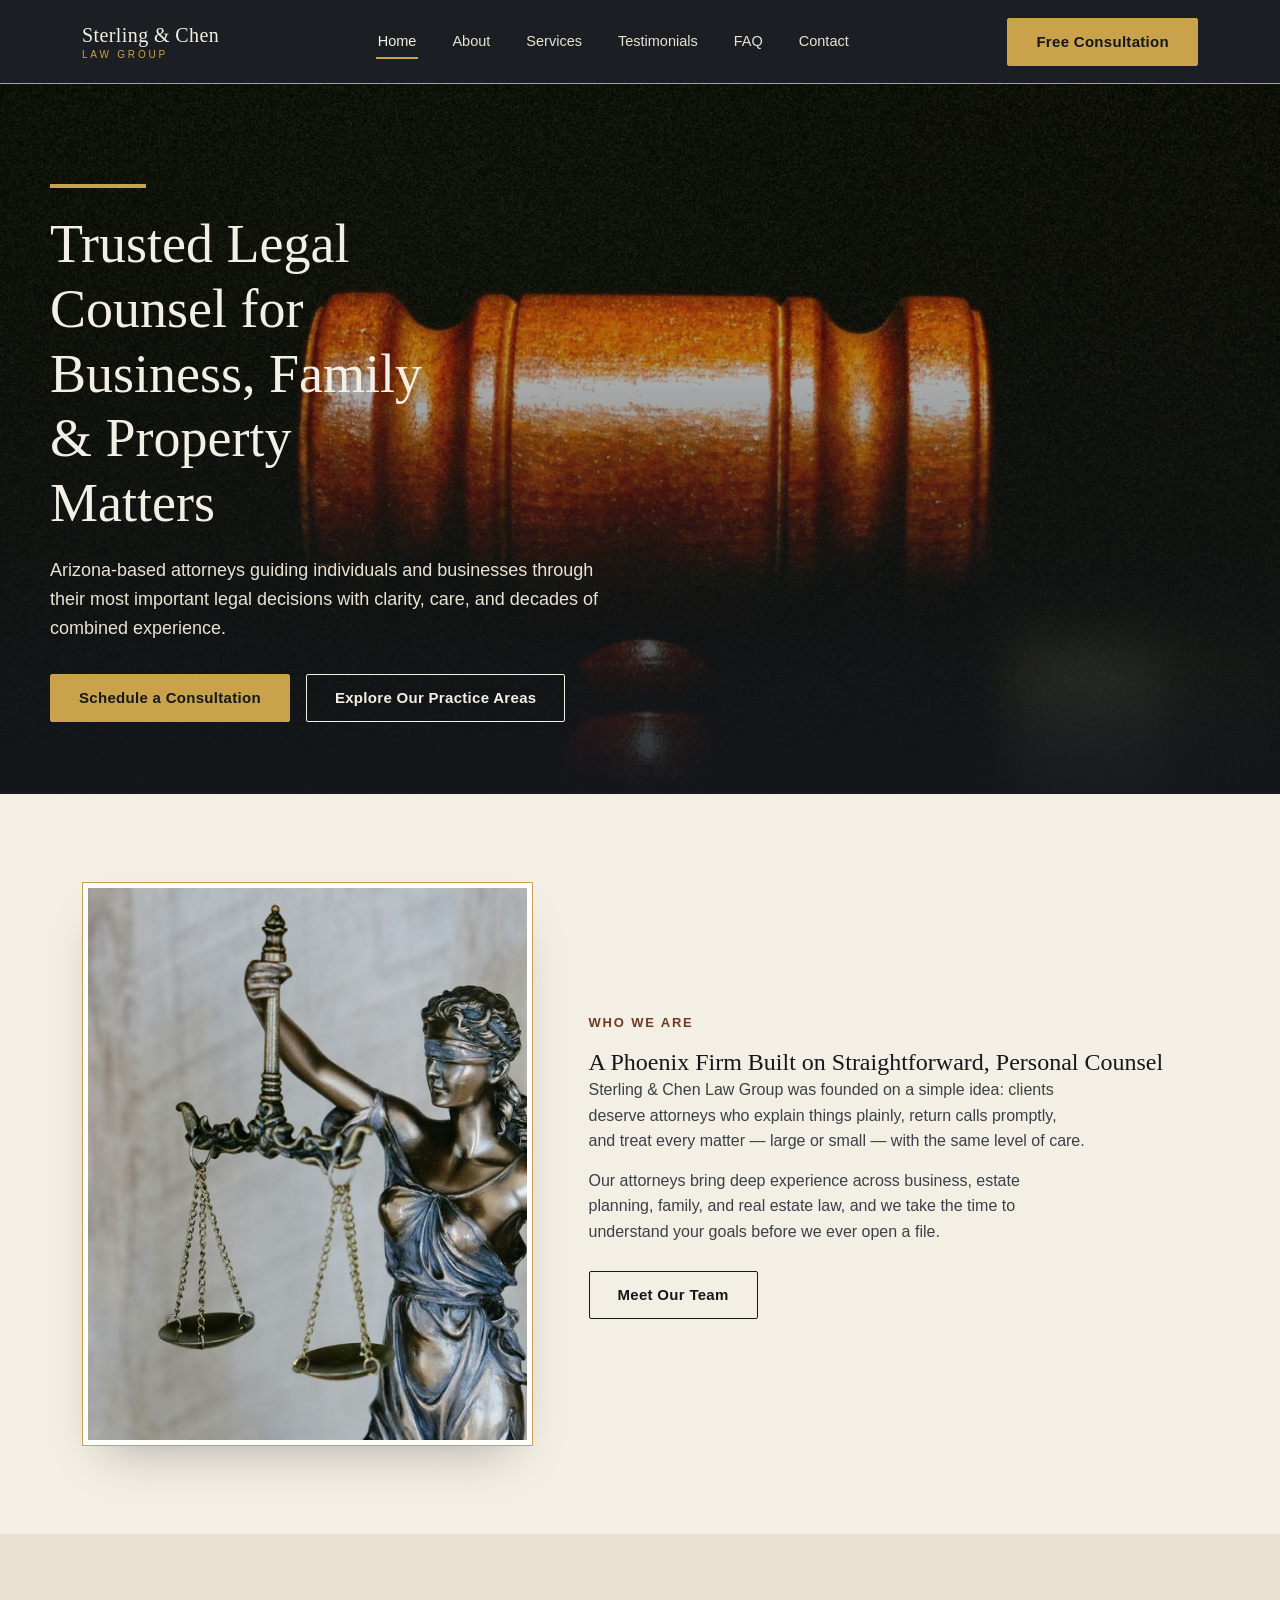
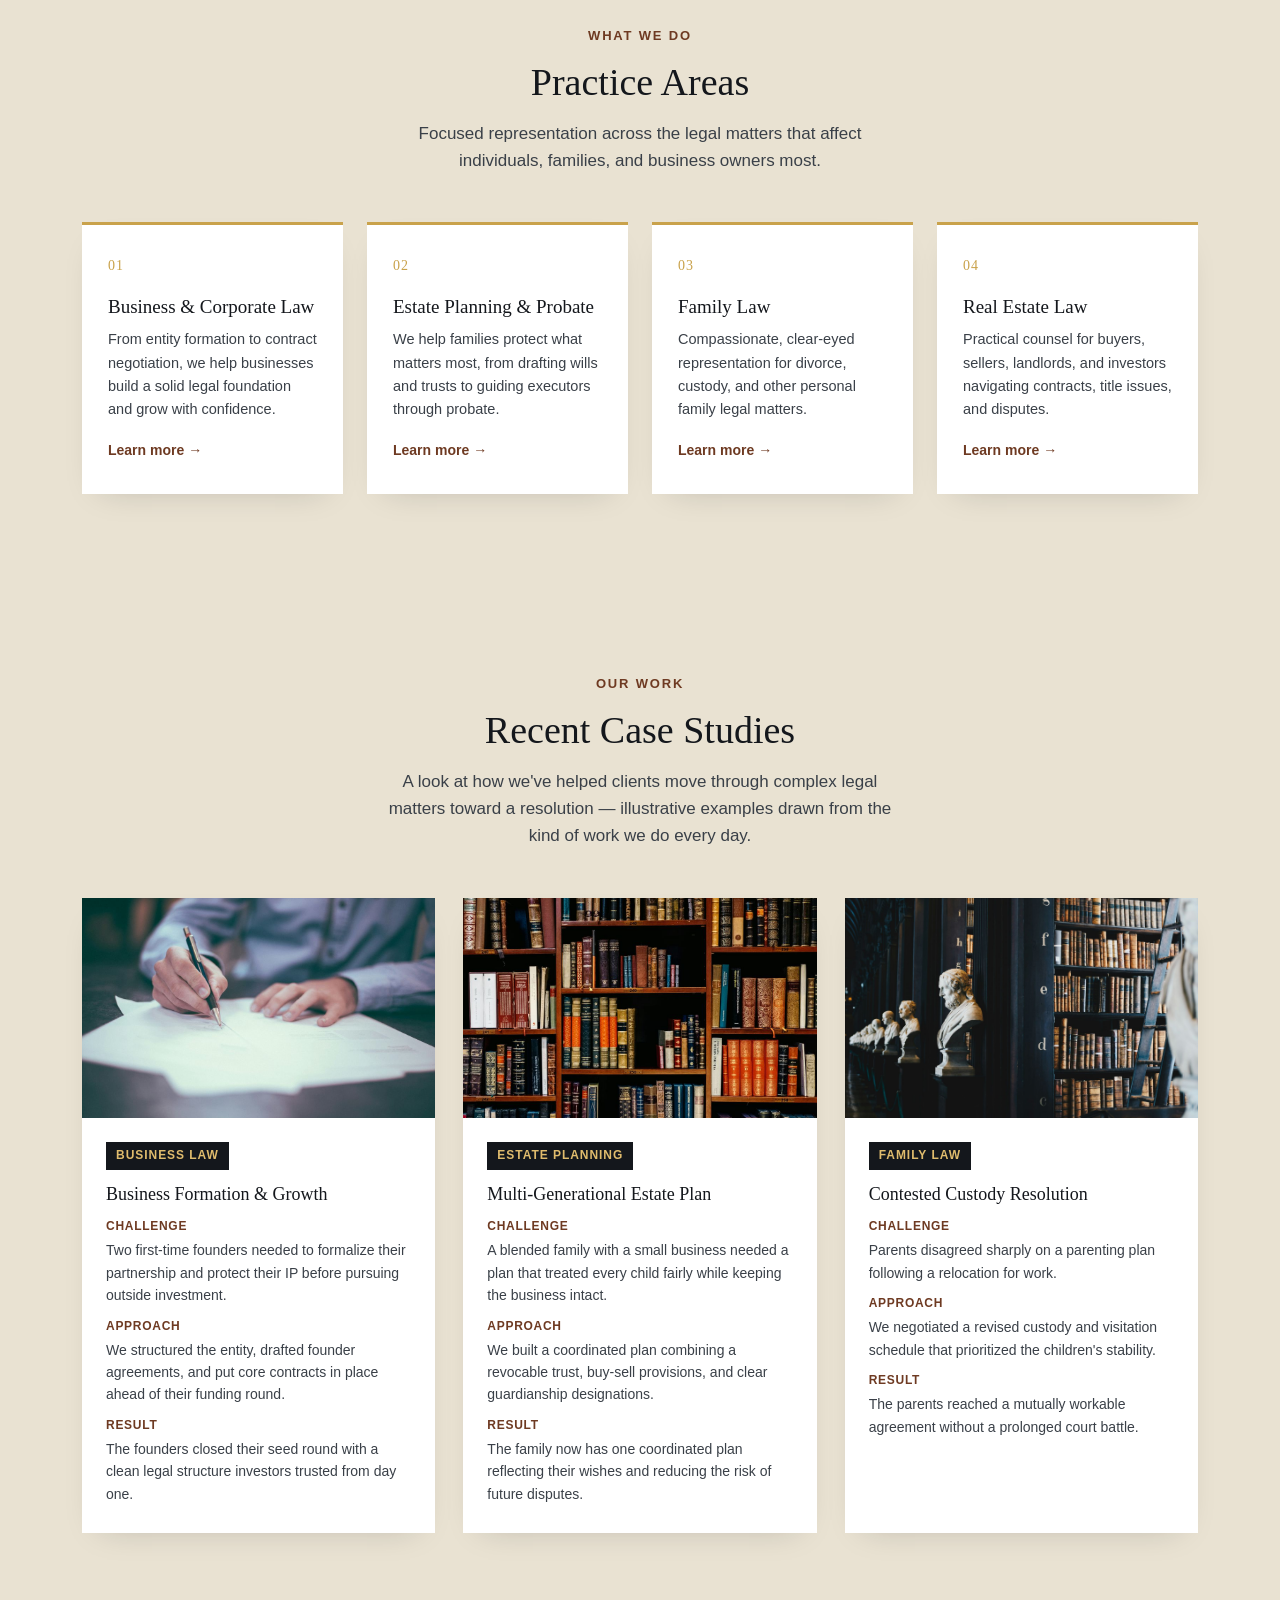
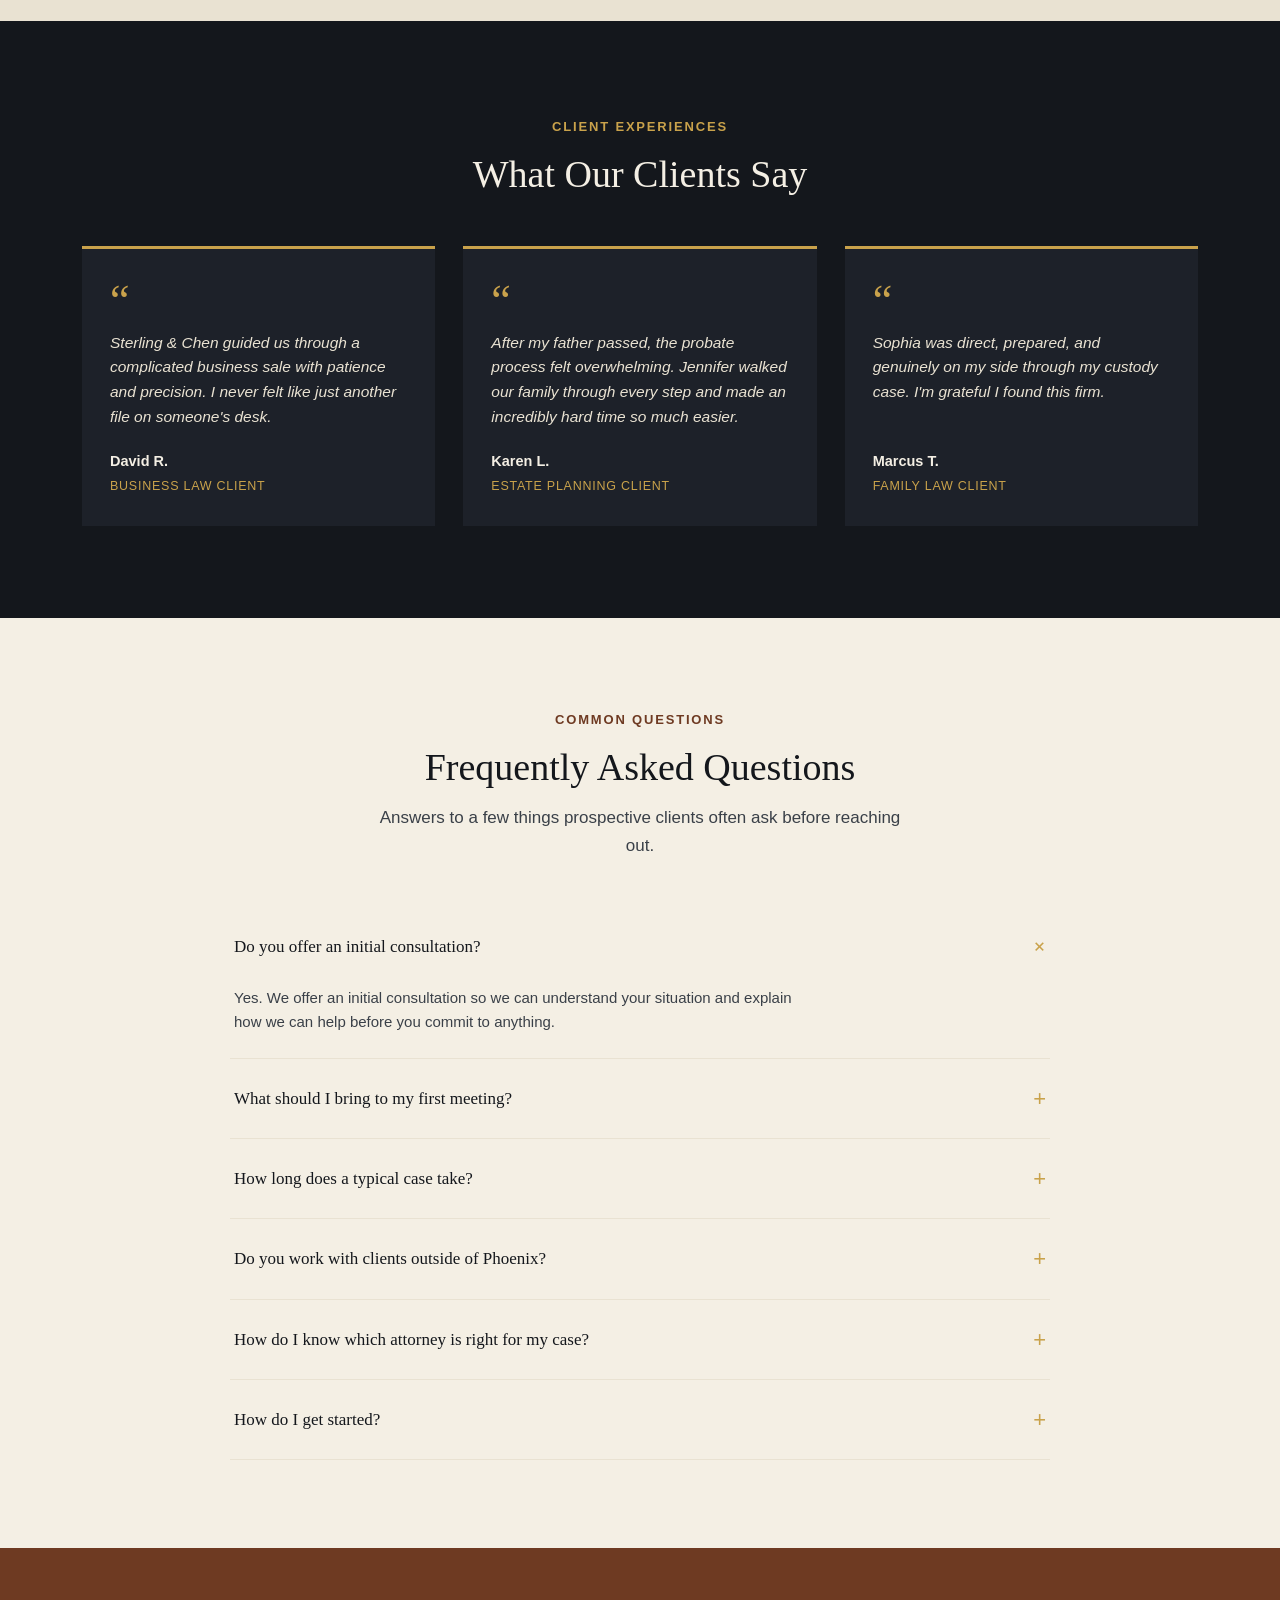
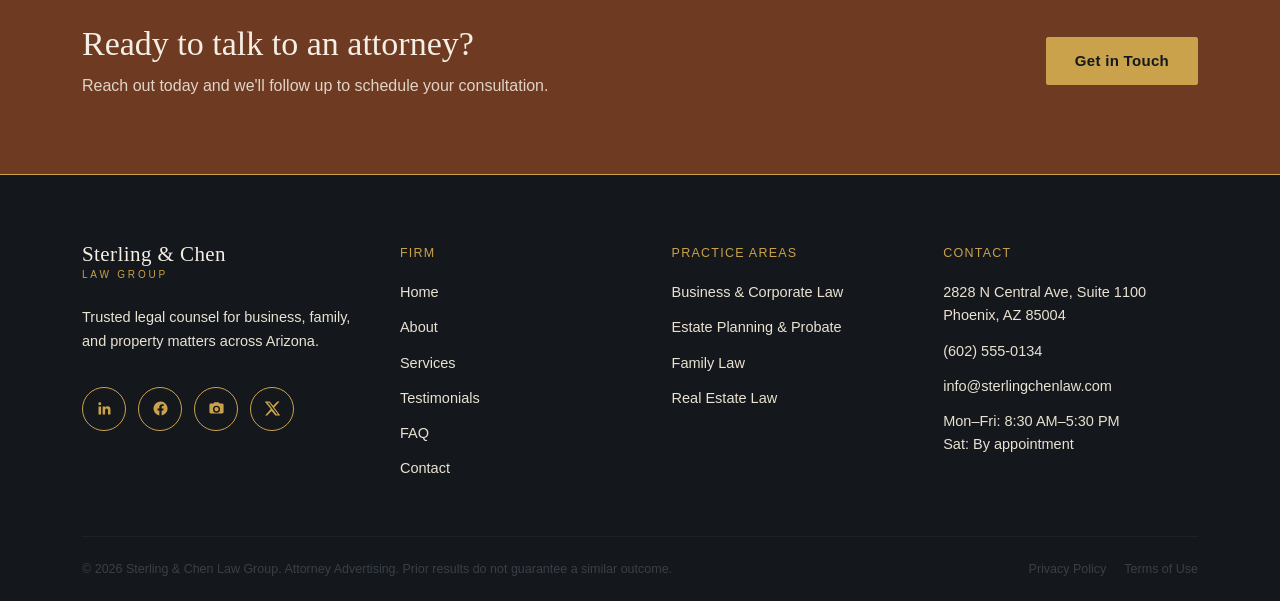
<file: index.html>
<!DOCTYPE html>
<html lang="en">
<head>
<meta charset="UTF-8">
<meta name="viewport" content="width=device-width, initial-scale=1.0">
<title>Sterling & Chen Law Group | Phoenix, Arizona Attorneys</title>
<meta name="description" content="Sterling & Chen Law Group provides trusted legal counsel in business, estate planning, family, and real estate law to clients across Phoenix, Arizona.">
<link rel="stylesheet" href="Legal.css">
</head>
<body>
<a href="#main" class="skip-link">Skip to content</a>

<!-- ============ HEADER ============ -->
<header class="site-header" id="siteHeader">
  <div class="container header-inner">
    <a href="index.html" class="logo-mark">
      <span class="logo-name">Sterling &amp; Chen</span>
      <span class="logo-sub">Law Group</span>
    </a>
    <nav class="main-nav" aria-label="Primary" id="primaryNav">
      <a href="index.html" class="nav-link">Home</a>
      <a href="about.html" class="nav-link">About</a>
      <a href="services.html" class="nav-link">Services</a>
      <a href="index.html#testimonials" class="nav-link">Testimonials</a>
      <a href="index.html#faq" class="nav-link">FAQ</a>
      <a href="contact.html" class="nav-link">Contact</a>
      <a href="contact.html" class="btn btn-accent nav-cta mobile-only">Free Consultation</a>
    </nav>
    <a href="contact.html" class="btn btn-accent nav-cta desktop-only">Free Consultation</a>
    <button type="button" class="nav-toggle" id="navToggle" aria-label="Toggle menu" aria-expanded="false" aria-controls="primaryNav">
      <span class="nav-toggle-bar"></span>
      <span class="nav-toggle-bar"></span>
      <span class="nav-toggle-bar"></span>
    </button>
  </div>
</header>

<main id="main">

<!-- ============ HERO ============ -->
<section class="hero">
  <div class="hero-media">
    <img src="gavel.jpg" alt="" class="hero-img" fetchpriority="high">
    <div class="hero-overlay"></div>
  </div>
  <div class="container hero-inner">
    <div class="hero-rule"></div>
    <h1 class="hero-heading">Trusted Legal Counsel for Business, Family &amp; Property Matters</h1>
    <p class="hero-sub">Arizona-based attorneys guiding individuals and businesses through their most important legal decisions with clarity, care, and decades of combined experience.</p>
    <div class="hero-actions">
      <a href="contact.html" class="btn btn-accent">Schedule a Consultation</a>
      <a href="services.html" class="btn btn-ghost">Explore Our Practice Areas</a>
    </div>
  </div>
</section>

<!-- ============ ABOUT TEASER ============ -->
<section id="about" class="statement">
  <div class="container statement-grid">
    <div class="statement-media">
      <img src="statue.jpg" alt="Bronze statue of Lady Justice holding a set of scales" class="rounded-frame">
    </div>
    <div class="statement-copy">
      <span class="eyebrow">Who We Are</span>
      <h2>A Phoenix Firm Built on Straightforward, Personal Counsel</h2>
      <p>Sterling &amp; Chen Law Group was founded on a simple idea: clients deserve attorneys who explain things plainly, return calls promptly, and treat every matter — large or small — with the same level of care.</p>
      <p>Our attorneys bring deep experience across business, estate planning, family, and real estate law, and we take the time to understand your goals before we ever open a file.</p>
      <a href="about.html" class="btn btn-outline-dark">Meet Our Team</a>
    </div>
  </div>
</section>

<!-- ============ SERVICES OVERVIEW ============ -->
<section id="services" class="practice">
  <div class="container">
    <div class="section-heading centered">
      <span class="eyebrow">What We Do</span>
      <h2>Practice Areas</h2>
      <p>Focused representation across the legal matters that affect individuals, families, and business owners most.</p>
    </div>
    <div class="practice-grid">
      <div class="practice-card">
        <span class="card-index">01</span>
        <h3>Business &amp; Corporate Law</h3>
        <p>From entity formation to contract negotiation, we help businesses build a solid legal foundation and grow with confidence.</p>
        <a href="services.html#business-law" class="card-link">Learn more →</a>
      </div>
      <div class="practice-card">
        <span class="card-index">02</span>
        <h3>Estate Planning &amp; Probate</h3>
        <p>We help families protect what matters most, from drafting wills and trusts to guiding executors through probate.</p>
        <a href="services.html#estate-planning" class="card-link">Learn more →</a>
      </div>
      <div class="practice-card">
        <span class="card-index">03</span>
        <h3>Family Law</h3>
        <p>Compassionate, clear-eyed representation for divorce, custody, and other personal family legal matters.</p>
        <a href="services.html#family-law" class="card-link">Learn more →</a>
      </div>
      <div class="practice-card">
        <span class="card-index">04</span>
        <h3>Real Estate Law</h3>
        <p>Practical counsel for buyers, sellers, landlords, and investors navigating contracts, title issues, and disputes.</p>
        <a href="services.html#real-estate" class="card-link">Learn more →</a>
      </div>
    </div>
  </div>
</section>

<!-- ============ CASE STUDIES / PORTFOLIO ============ -->
<section id="case-studies" class="case-studies">
  <div class="container">
    <div class="section-heading centered">
      <span class="eyebrow">Our Work</span>
      <h2>Recent Case Studies</h2>
      <p>A look at how we've helped clients move through complex legal matters toward a resolution — illustrative examples drawn from the kind of work we do every day.</p>
    </div>
    <div class="case-grid">
      <article class="case-card">
        <div class="case-media"><img src="writing.jpg" alt="Close-up of a contract being signed" loading="lazy" decoding="async"></div>
        <div class="case-body">
          <span class="case-tag">Business Law</span>
          <h3>Business Formation &amp; Growth</h3>
          <div class="case-row"><span class="case-label">Challenge</span><p>Two first-time founders needed to formalize their partnership and protect their IP before pursuing outside investment.</p></div>
          <div class="case-row"><span class="case-label">Approach</span><p>We structured the entity, drafted founder agreements, and put core contracts in place ahead of their funding round.</p></div>
          <div class="case-row"><span class="case-label">Result</span><p>The founders closed their seed round with a clean legal structure investors trusted from day one.</p></div>
        </div>
      </article>
      <article class="case-card">
        <div class="case-media"><img src="bookcase.jpg" alt="Rows of legal reference books on a shelf" loading="lazy" decoding="async"></div>
        <div class="case-body">
          <span class="case-tag">Estate Planning</span>
          <h3>Multi-Generational Estate Plan</h3>
          <div class="case-row"><span class="case-label">Challenge</span><p>A blended family with a small business needed a plan that treated every child fairly while keeping the business intact.</p></div>
          <div class="case-row"><span class="case-label">Approach</span><p>We built a coordinated plan combining a revocable trust, buy-sell provisions, and clear guardianship designations.</p></div>
          <div class="case-row"><span class="case-label">Result</span><p>The family now has one coordinated plan reflecting their wishes and reducing the risk of future disputes.</p></div>
        </div>
      </article>
      <article class="case-card">
        <div class="case-media"><img src="statue_row.jpg" alt="A row of classical statue busts in a library" loading="lazy" decoding="async"></div>
        <div class="case-body">
          <span class="case-tag">Family Law</span>
          <h3>Contested Custody Resolution</h3>
          <div class="case-row"><span class="case-label">Challenge</span><p>Parents disagreed sharply on a parenting plan following a relocation for work.</p></div>
          <div class="case-row"><span class="case-label">Approach</span><p>We negotiated a revised custody and visitation schedule that prioritized the children's stability.</p></div>
          <div class="case-row"><span class="case-label">Result</span><p>The parents reached a mutually workable agreement without a prolonged court battle.</p></div>
        </div>
      </article>
    </div>
  </div>
</section>

<!-- ============ TESTIMONIALS ============ -->
<section id="testimonials" class="testimonials">
  <div class="container">
    <div class="section-heading centered">
      <span class="eyebrow eyebrow-light">Client Experiences</span>
      <h2 style="color:var(--color-parchment)">What Our Clients Say</h2>
    </div>
    <div class="testimonial-grid">
      <div class="testimonial-card">
        <span class="testimonial-quote-mark">&ldquo;</span>
        <p class="quote">Sterling &amp; Chen guided us through a complicated business sale with patience and precision. I never felt like just another file on someone's desk.</p>
        <p class="testimonial-attribution">David R.<span>Business Law Client</span></p>
      </div>
      <div class="testimonial-card">
        <span class="testimonial-quote-mark">&ldquo;</span>
        <p class="quote">After my father passed, the probate process felt overwhelming. Jennifer walked our family through every step and made an incredibly hard time so much easier.</p>
        <p class="testimonial-attribution">Karen L.<span>Estate Planning Client</span></p>
      </div>
      <div class="testimonial-card">
        <span class="testimonial-quote-mark">&ldquo;</span>
        <p class="quote">Sophia was direct, prepared, and genuinely on my side through my custody case. I'm grateful I found this firm.</p>
        <p class="testimonial-attribution">Marcus T.<span>Family Law Client</span></p>
      </div>
    </div>
  </div>
</section>

<!-- ============ FAQ ============ -->
<section id="faq" class="faq">
  <div class="container">
    <div class="section-heading centered">
      <span class="eyebrow">Common Questions</span>
      <h2>Frequently Asked Questions</h2>
      <p>Answers to a few things prospective clients often ask before reaching out.</p>
    </div>
    <div class="faq-list">
      <details class="faq-item" open>
        <summary>Do you offer an initial consultation?</summary>
        <p>Yes. We offer an initial consultation so we can understand your situation and explain how we can help before you commit to anything.</p>
      </details>
      <details class="faq-item">
        <summary>What should I bring to my first meeting?</summary>
        <p>Any documents related to your matter — contracts, prior legal correspondence, court filings, or estate documents — along with a list of questions you'd like answered.</p>
      </details>
      <details class="faq-item">
        <summary>How long does a typical case take?</summary>
        <p>It depends on the matter. Straightforward contracts or estate plans can often be completed in a few weeks, while litigation and probate matters may take longer. We'll give you a realistic timeline after reviewing your situation.</p>
      </details>
      <details class="faq-item">
        <summary>Do you work with clients outside of Phoenix?</summary>
        <p>We primarily serve clients throughout Arizona and can discuss out-of-state matters on a case-by-case basis.</p>
      </details>
      <details class="faq-item">
        <summary>How do I know which attorney is right for my case?</summary>
        <p>Reach out through our contact form or by phone, and we'll match you with the attorney whose practice area fits your needs.</p>
      </details>
      <details class="faq-item">
        <summary>How do I get started?</summary>
        <p>Submit the contact form or call our office. We'll follow up to schedule your consultation.</p>
      </details>
    </div>
  </div>
</section>

<!-- ============ CTA BAND ============ -->
<section class="cta-band">
  <div class="container cta-inner">
    <div class="cta-text">
      <h2>Ready to talk to an attorney?</h2>
      <p>Reach out today and we'll follow up to schedule your consultation.</p>
    </div>
    <a href="contact.html" class="btn btn-accent">Get in Touch</a>
  </div>
</section>

</main>

<!-- ============ FOOTER ============ -->
<footer class="site-footer">
  <div class="container">
    <div class="footer-top">
      <div class="footer-col footer-brand">
        <a href="index.html" class="logo-mark">
          <span class="logo-name">Sterling &amp; Chen</span>
          <span class="logo-sub">Law Group</span>
        </a>
        <p class="footer-tagline">Trusted legal counsel for business, family, and property matters across Arizona.</p>
        <div class="social-row">
          <a href="https://www.linkedin.com/" target="_blank" rel="noopener noreferrer" class="social-icon" aria-label="Sterling & Chen Law Group on LinkedIn (opens in a new tab)">
            <svg viewBox="0 0 24 24" aria-hidden="true"><path d="M20.45 20.45h-3.56v-5.57c0-1.33-.02-3.04-1.85-3.04-1.85 0-2.14 1.45-2.14 2.94v5.67H9.34V9h3.42v1.56h.05c.48-.9 1.64-1.85 3.38-1.85 3.6 0 4.27 2.37 4.27 5.46v6.28zM5.34 7.43a2.07 2.07 0 1 1 0-4.14 2.07 2.07 0 0 1 0 4.14zM7.12 20.45H3.56V9h3.56v11.45z"/></svg>
          </a>
          <a href="https://www.facebook.com/" target="_blank" rel="noopener noreferrer" class="social-icon" aria-label="Sterling & Chen Law Group on Facebook (opens in a new tab)">
            <svg viewBox="0 0 24 24" aria-hidden="true"><path d="M22 12a10 10 0 1 0-11.6 9.9v-7H7.9V12h2.5V9.8c0-2.5 1.5-3.9 3.8-3.9 1.1 0 2.2.2 2.2.2v2.4h-1.2c-1.2 0-1.6.8-1.6 1.6V12h2.8l-.4 2.9h-2.4v7A10 10 0 0 0 22 12z"/></svg>
          </a>
          <a href="https://www.instagram.com/" target="_blank" rel="noopener noreferrer" class="social-icon" aria-label="Sterling & Chen Law Group on Instagram (opens in a new tab)">
            <svg viewBox="0 0 24 24" aria-hidden="true"><path fill-rule="evenodd" clip-rule="evenodd" d="M9 3l-1.5 2H4a2 2 0 0 0-2 2v10a2 2 0 0 0 2 2h16a2 2 0 0 0 2-2V7a2 2 0 0 0-2-2h-3.5L15 3H9zm3 5a5 5 0 1 1 0 10 5 5 0 0 1 0-10zm0 2a3 3 0 1 0 0 6 3 3 0 0 0 0-6z"/></svg>
          </a>
          <a href="https://twitter.com/" target="_blank" rel="noopener noreferrer" class="social-icon" aria-label="Sterling & Chen Law Group on X (opens in a new tab)">
            <svg viewBox="0 0 24 24" aria-hidden="true"><path d="M18.9 2H22l-7.6 8.7L23 22h-6.9l-5.4-6.6L4.6 22H1.5l8.1-9.3L1 2h7l4.9 6L18.9 2zm-1.2 18h1.9L7.4 4H5.3l12.4 16z"/></svg>
          </a>
        </div>
      </div>
      <div class="footer-col">
        <span class="footer-heading">Firm</span>
        <a href="index.html" class="footer-link">Home</a>
        <a href="about.html" class="footer-link">About</a>
        <a href="services.html" class="footer-link">Services</a>
        <a href="index.html#testimonials" class="footer-link">Testimonials</a>
        <a href="index.html#faq" class="footer-link">FAQ</a>
        <a href="contact.html" class="footer-link">Contact</a>
      </div>
      <div class="footer-col">
        <span class="footer-heading">Practice Areas</span>
        <a href="services.html#business-law" class="footer-link">Business &amp; Corporate Law</a>
        <a href="services.html#estate-planning" class="footer-link">Estate Planning &amp; Probate</a>
        <a href="services.html#family-law" class="footer-link">Family Law</a>
        <a href="services.html#real-estate" class="footer-link">Real Estate Law</a>
      </div>
      <div class="footer-col">
        <span class="footer-heading">Contact</span>
        <p class="footer-contact-item">
          <a href="https://www.google.com/maps/search/?api=1&query=2828+N+Central+Ave+Suite+1100+Phoenix+AZ+85004" target="_blank" rel="noopener noreferrer">2828 N Central Ave, Suite 1100<br>Phoenix, AZ 85004</a>
        </p>
        <p class="footer-contact-item"><a href="tel:+16025550134">(602) 555-0134</a></p>
        <p class="footer-contact-item"><a href="mailto:info@sterlingchenlaw.com">info@sterlingchenlaw.com</a></p>
        <p class="footer-contact-item">Mon&ndash;Fri: 8:30 AM&ndash;5:30 PM<br>Sat: By appointment</p>
      </div>
    </div>
    <div class="footer-bottom">
      <span class="footer-fine">&copy; 2026 Sterling &amp; Chen Law Group. Attorney Advertising. Prior results do not guarantee a similar outcome.</span>
      <div class="footer-fine-links">
        <a href="#">Privacy Policy</a>
        <a href="#">Terms of Use</a>
      </div>
    </div>
  </div>
</footer>

<script src="Legal.js"></script>
</body>
</html>
</file>
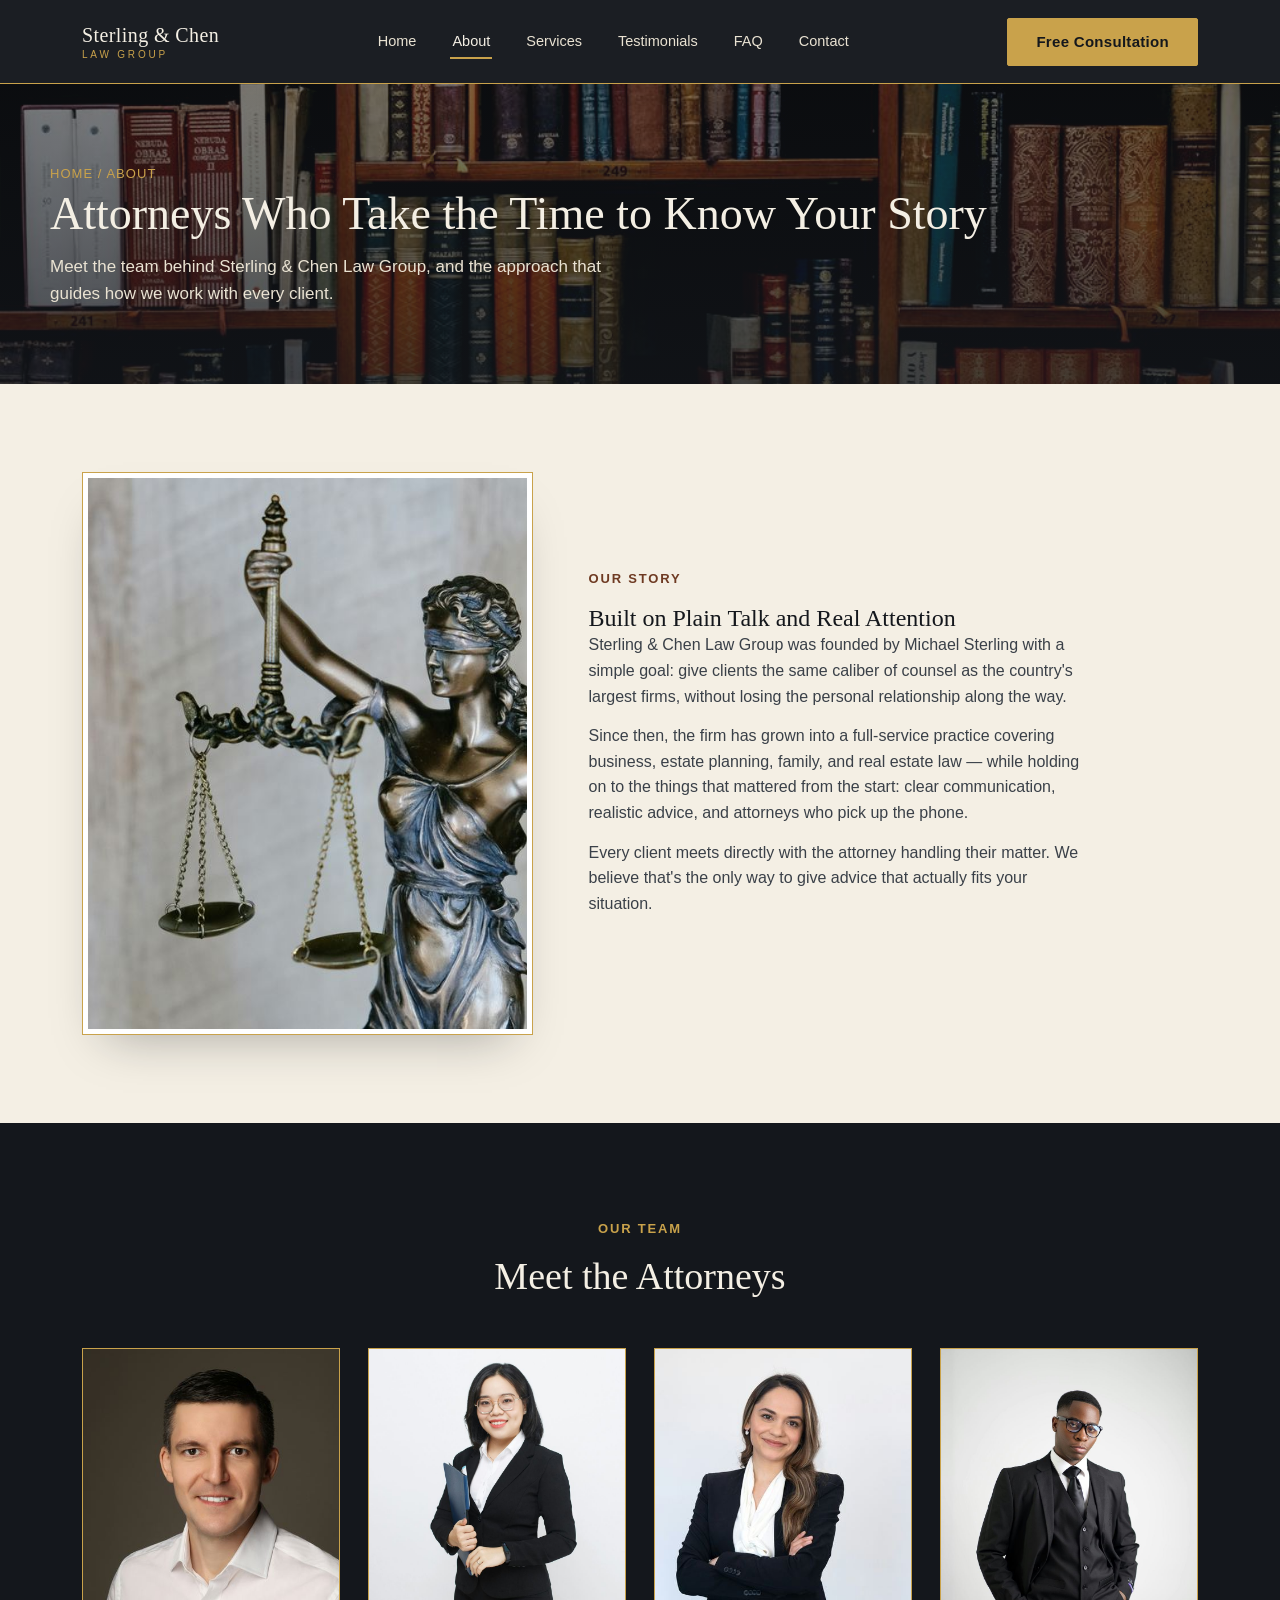
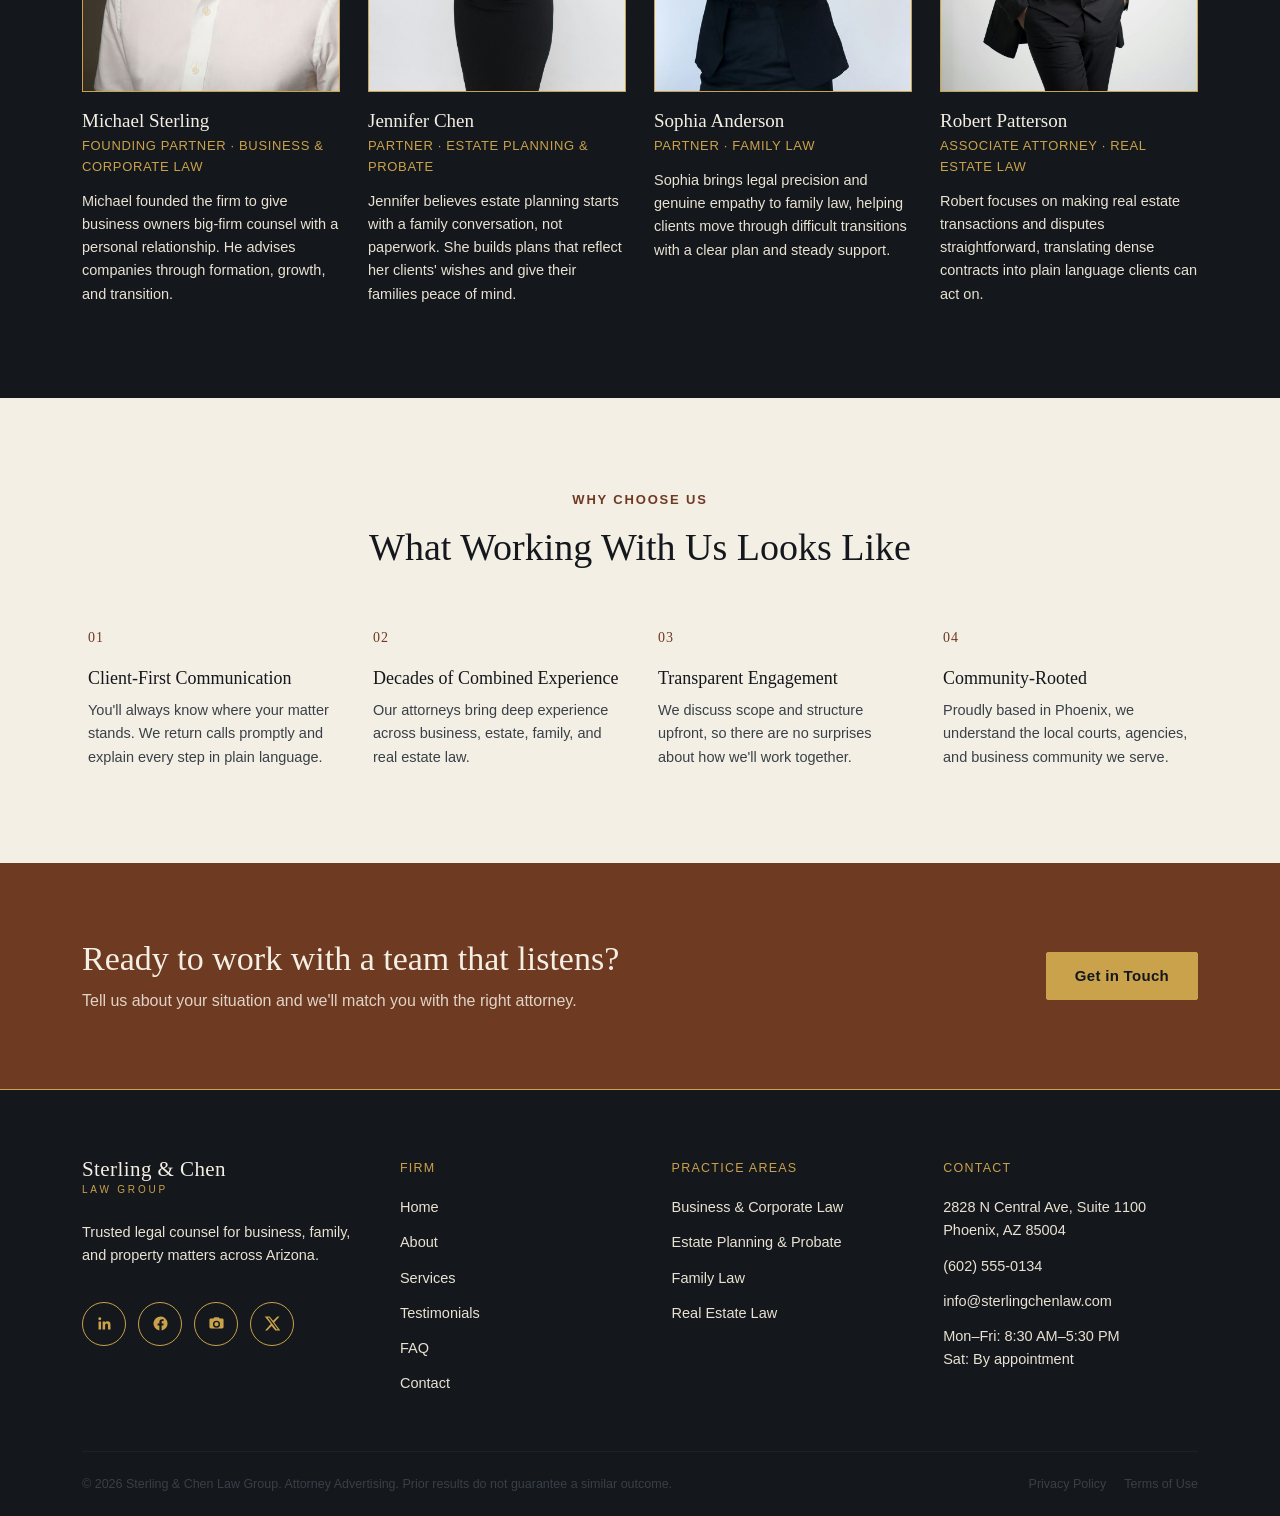
<file: about.html>
<!DOCTYPE html>
<html lang="en">
<head>
<meta charset="UTF-8">
<meta name="viewport" content="width=device-width, initial-scale=1.0">
<title>About Us | Sterling & Chen Law Group</title>
<meta name="description" content="Meet the attorneys of Sterling & Chen Law Group and learn about our approach to client-first legal counsel in Phoenix, Arizona.">
<link rel="stylesheet" href="Legal.css">
</head>
<body>
<a href="#main" class="skip-link">Skip to content</a>

<!-- ============ HEADER ============ -->
<header class="site-header" id="siteHeader">
  <div class="container header-inner">
    <a href="index.html" class="logo-mark">
      <span class="logo-name">Sterling &amp; Chen</span>
      <span class="logo-sub">Law Group</span>
    </a>
    <nav class="main-nav" aria-label="Primary" id="primaryNav">
      <a href="index.html" class="nav-link">Home</a>
      <a href="about.html" class="nav-link">About</a>
      <a href="services.html" class="nav-link">Services</a>
      <a href="index.html#testimonials" class="nav-link">Testimonials</a>
      <a href="index.html#faq" class="nav-link">FAQ</a>
      <a href="contact.html" class="nav-link">Contact</a>
      <a href="contact.html" class="btn btn-accent nav-cta mobile-only">Free Consultation</a>
    </nav>
    <a href="contact.html" class="btn btn-accent nav-cta desktop-only">Free Consultation</a>
    <button type="button" class="nav-toggle" id="navToggle" aria-label="Toggle menu" aria-expanded="false" aria-controls="primaryNav">
      <span class="nav-toggle-bar"></span>
      <span class="nav-toggle-bar"></span>
      <span class="nav-toggle-bar"></span>
    </button>
  </div>
</header>

<main id="main">

<!-- ============ PAGE HEADER ============ -->
<section class="page-header">
  <div class="page-header-media">
    <img src="bookcase.jpg" alt="" class="page-header-img">
    <div class="page-header-overlay"></div>
  </div>
  <div class="container page-header-inner">
    <span class="breadcrumb"><a href="index.html">Home</a> / About</span>
    <h1>Attorneys Who Take the Time to Know Your Story</h1>
    <p>Meet the team behind Sterling &amp; Chen Law Group, and the approach that guides how we work with every client.</p>
  </div>
</section>

<!-- ============ MISSION / STORY ============ -->
<section class="statement">
  <div class="container statement-grid">
    <div class="statement-media">
      <img src="statue.jpg" alt="Bronze statue of Lady Justice holding a set of scales" class="rounded-frame">
    </div>
    <div class="statement-copy">
      <span class="eyebrow">Our Story</span>
      <h2>Built on Plain Talk and Real Attention</h2>
      <p>Sterling &amp; Chen Law Group was founded by Michael Sterling with a simple goal: give clients the same caliber of counsel as the country's largest firms, without losing the personal relationship along the way.</p>
      <p>Since then, the firm has grown into a full-service practice covering business, estate planning, family, and real estate law — while holding on to the things that mattered from the start: clear communication, realistic advice, and attorneys who pick up the phone.</p>
      <p>Every client meets directly with the attorney handling their matter. We believe that's the only way to give advice that actually fits your situation.</p>
    </div>
  </div>
</section>

<!-- ============ TEAM ============ -->
<section class="attorneys">
  <div class="container">
    <div class="section-heading centered">
      <span class="eyebrow eyebrow-light">Our Team</span>
      <h2 style="color:var(--color-parchment)">Meet the Attorneys</h2>
    </div>
    <div class="attorney-grid">
      <article class="attorney-card" id="michael-sterling">
        <div class="attorney-photo">
          <img src="1_Michael_Sterling.jpg" alt="Portrait of Michael Sterling" loading="lazy" decoding="async">
        </div>
        <h3>Michael Sterling</h3>
        <p class="attorney-title">Founding Partner &middot; Business &amp; Corporate Law</p>
        <p class="attorney-bio">Michael founded the firm to give business owners big-firm counsel with a personal relationship. He advises companies through formation, growth, and transition.</p>
      </article>
      <article class="attorney-card" id="jennifer-chen">
        <div class="attorney-photo">
          <img src="1_Jennifer_Chen.jpg" alt="Portrait of Jennifer Chen" loading="lazy" decoding="async">
        </div>
        <h3>Jennifer Chen</h3>
        <p class="attorney-title">Partner &middot; Estate Planning &amp; Probate</p>
        <p class="attorney-bio">Jennifer believes estate planning starts with a family conversation, not paperwork. She builds plans that reflect her clients' wishes and give their families peace of mind.</p>
      </article>
      <article class="attorney-card" id="sophia-anderson">
        <div class="attorney-photo">
          <img src="1_Sophia_Anderson.jpg" alt="Portrait of Sophia Anderson" loading="lazy" decoding="async">
        </div>
        <h3>Sophia Anderson</h3>
        <p class="attorney-title">Partner &middot; Family Law</p>
        <p class="attorney-bio">Sophia brings legal precision and genuine empathy to family law, helping clients move through difficult transitions with a clear plan and steady support.</p>
      </article>
      <article class="attorney-card" id="robert-patterson">
        <div class="attorney-photo">
          <img src="1_Robert_Patterson.jpg" alt="Portrait of Robert Patterson" loading="lazy" decoding="async">
        </div>
        <h3>Robert Patterson</h3>
        <p class="attorney-title">Associate Attorney &middot; Real Estate Law</p>
        <p class="attorney-bio">Robert focuses on making real estate transactions and disputes straightforward, translating dense contracts into plain language clients can act on.</p>
      </article>
    </div>
  </div>
</section>

<!-- ============ VALUES ============ -->
<section class="values">
  <div class="container">
    <div class="section-heading centered">
      <span class="eyebrow">Why Choose Us</span>
      <h2>What Working With Us Looks Like</h2>
    </div>
    <div class="values-grid">
      <div class="value-card">
        <span class="card-index">01</span>
        <h3>Client-First Communication</h3>
        <p>You'll always know where your matter stands. We return calls promptly and explain every step in plain language.</p>
      </div>
      <div class="value-card">
        <span class="card-index">02</span>
        <h3>Decades of Combined Experience</h3>
        <p>Our attorneys bring deep experience across business, estate, family, and real estate law.</p>
      </div>
      <div class="value-card">
        <span class="card-index">03</span>
        <h3>Transparent Engagement</h3>
        <p>We discuss scope and structure upfront, so there are no surprises about how we'll work together.</p>
      </div>
      <div class="value-card">
        <span class="card-index">04</span>
        <h3>Community-Rooted</h3>
        <p>Proudly based in Phoenix, we understand the local courts, agencies, and business community we serve.</p>
      </div>
    </div>
  </div>
</section>

<!-- ============ CTA BAND ============ -->
<section class="cta-band">
  <div class="container cta-inner">
    <div class="cta-text">
      <h2>Ready to work with a team that listens?</h2>
      <p>Tell us about your situation and we'll match you with the right attorney.</p>
    </div>
    <a href="contact.html" class="btn btn-accent">Get in Touch</a>
  </div>
</section>

</main>

<!-- ============ FOOTER ============ -->
<footer class="site-footer">
  <div class="container">
    <div class="footer-top">
      <div class="footer-col footer-brand">
        <a href="index.html" class="logo-mark">
          <span class="logo-name">Sterling &amp; Chen</span>
          <span class="logo-sub">Law Group</span>
        </a>
        <p class="footer-tagline">Trusted legal counsel for business, family, and property matters across Arizona.</p>
        <div class="social-row">
          <a href="https://www.linkedin.com/" target="_blank" rel="noopener noreferrer" class="social-icon" aria-label="Sterling & Chen Law Group on LinkedIn (opens in a new tab)">
            <svg viewBox="0 0 24 24" aria-hidden="true"><path d="M20.45 20.45h-3.56v-5.57c0-1.33-.02-3.04-1.85-3.04-1.85 0-2.14 1.45-2.14 2.94v5.67H9.34V9h3.42v1.56h.05c.48-.9 1.64-1.85 3.38-1.85 3.6 0 4.27 2.37 4.27 5.46v6.28zM5.34 7.43a2.07 2.07 0 1 1 0-4.14 2.07 2.07 0 0 1 0 4.14zM7.12 20.45H3.56V9h3.56v11.45z"/></svg>
          </a>
          <a href="https://www.facebook.com/" target="_blank" rel="noopener noreferrer" class="social-icon" aria-label="Sterling & Chen Law Group on Facebook (opens in a new tab)">
            <svg viewBox="0 0 24 24" aria-hidden="true"><path d="M22 12a10 10 0 1 0-11.6 9.9v-7H7.9V12h2.5V9.8c0-2.5 1.5-3.9 3.8-3.9 1.1 0 2.2.2 2.2.2v2.4h-1.2c-1.2 0-1.6.8-1.6 1.6V12h2.8l-.4 2.9h-2.4v7A10 10 0 0 0 22 12z"/></svg>
          </a>
          <a href="https://www.instagram.com/" target="_blank" rel="noopener noreferrer" class="social-icon" aria-label="Sterling & Chen Law Group on Instagram (opens in a new tab)">
            <svg viewBox="0 0 24 24" aria-hidden="true"><path fill-rule="evenodd" clip-rule="evenodd" d="M9 3l-1.5 2H4a2 2 0 0 0-2 2v10a2 2 0 0 0 2 2h16a2 2 0 0 0 2-2V7a2 2 0 0 0-2-2h-3.5L15 3H9zm3 5a5 5 0 1 1 0 10 5 5 0 0 1 0-10zm0 2a3 3 0 1 0 0 6 3 3 0 0 0 0-6z"/></svg>
          </a>
          <a href="https://twitter.com/" target="_blank" rel="noopener noreferrer" class="social-icon" aria-label="Sterling & Chen Law Group on X (opens in a new tab)">
            <svg viewBox="0 0 24 24" aria-hidden="true"><path d="M18.9 2H22l-7.6 8.7L23 22h-6.9l-5.4-6.6L4.6 22H1.5l8.1-9.3L1 2h7l4.9 6L18.9 2zm-1.2 18h1.9L7.4 4H5.3l12.4 16z"/></svg>
          </a>
        </div>
      </div>
      <div class="footer-col">
        <span class="footer-heading">Firm</span>
        <a href="index.html" class="footer-link">Home</a>
        <a href="about.html" class="footer-link">About</a>
        <a href="services.html" class="footer-link">Services</a>
        <a href="index.html#testimonials" class="footer-link">Testimonials</a>
        <a href="index.html#faq" class="footer-link">FAQ</a>
        <a href="contact.html" class="footer-link">Contact</a>
      </div>
      <div class="footer-col">
        <span class="footer-heading">Practice Areas</span>
        <a href="services.html#business-law" class="footer-link">Business &amp; Corporate Law</a>
        <a href="services.html#estate-planning" class="footer-link">Estate Planning &amp; Probate</a>
        <a href="services.html#family-law" class="footer-link">Family Law</a>
        <a href="services.html#real-estate" class="footer-link">Real Estate Law</a>
      </div>
      <div class="footer-col">
        <span class="footer-heading">Contact</span>
        <p class="footer-contact-item">
          <a href="https://www.google.com/maps/search/?api=1&query=2828+N+Central+Ave+Suite+1100+Phoenix+AZ+85004" target="_blank" rel="noopener noreferrer">2828 N Central Ave, Suite 1100<br>Phoenix, AZ 85004</a>
        </p>
        <p class="footer-contact-item"><a href="tel:+16025550134">(602) 555-0134</a></p>
        <p class="footer-contact-item"><a href="mailto:info@sterlingchenlaw.com">info@sterlingchenlaw.com</a></p>
        <p class="footer-contact-item">Mon&ndash;Fri: 8:30 AM&ndash;5:30 PM<br>Sat: By appointment</p>
      </div>
    </div>
    <div class="footer-bottom">
      <span class="footer-fine">&copy; 2026 Sterling &amp; Chen Law Group. Attorney Advertising. Prior results do not guarantee a similar outcome.</span>
      <div class="footer-fine-links">
        <a href="#">Privacy Policy</a>
        <a href="#">Terms of Use</a>
      </div>
    </div>
  </div>
</footer>

<script src="Legal.js"></script>
</body>
</html>
</file>
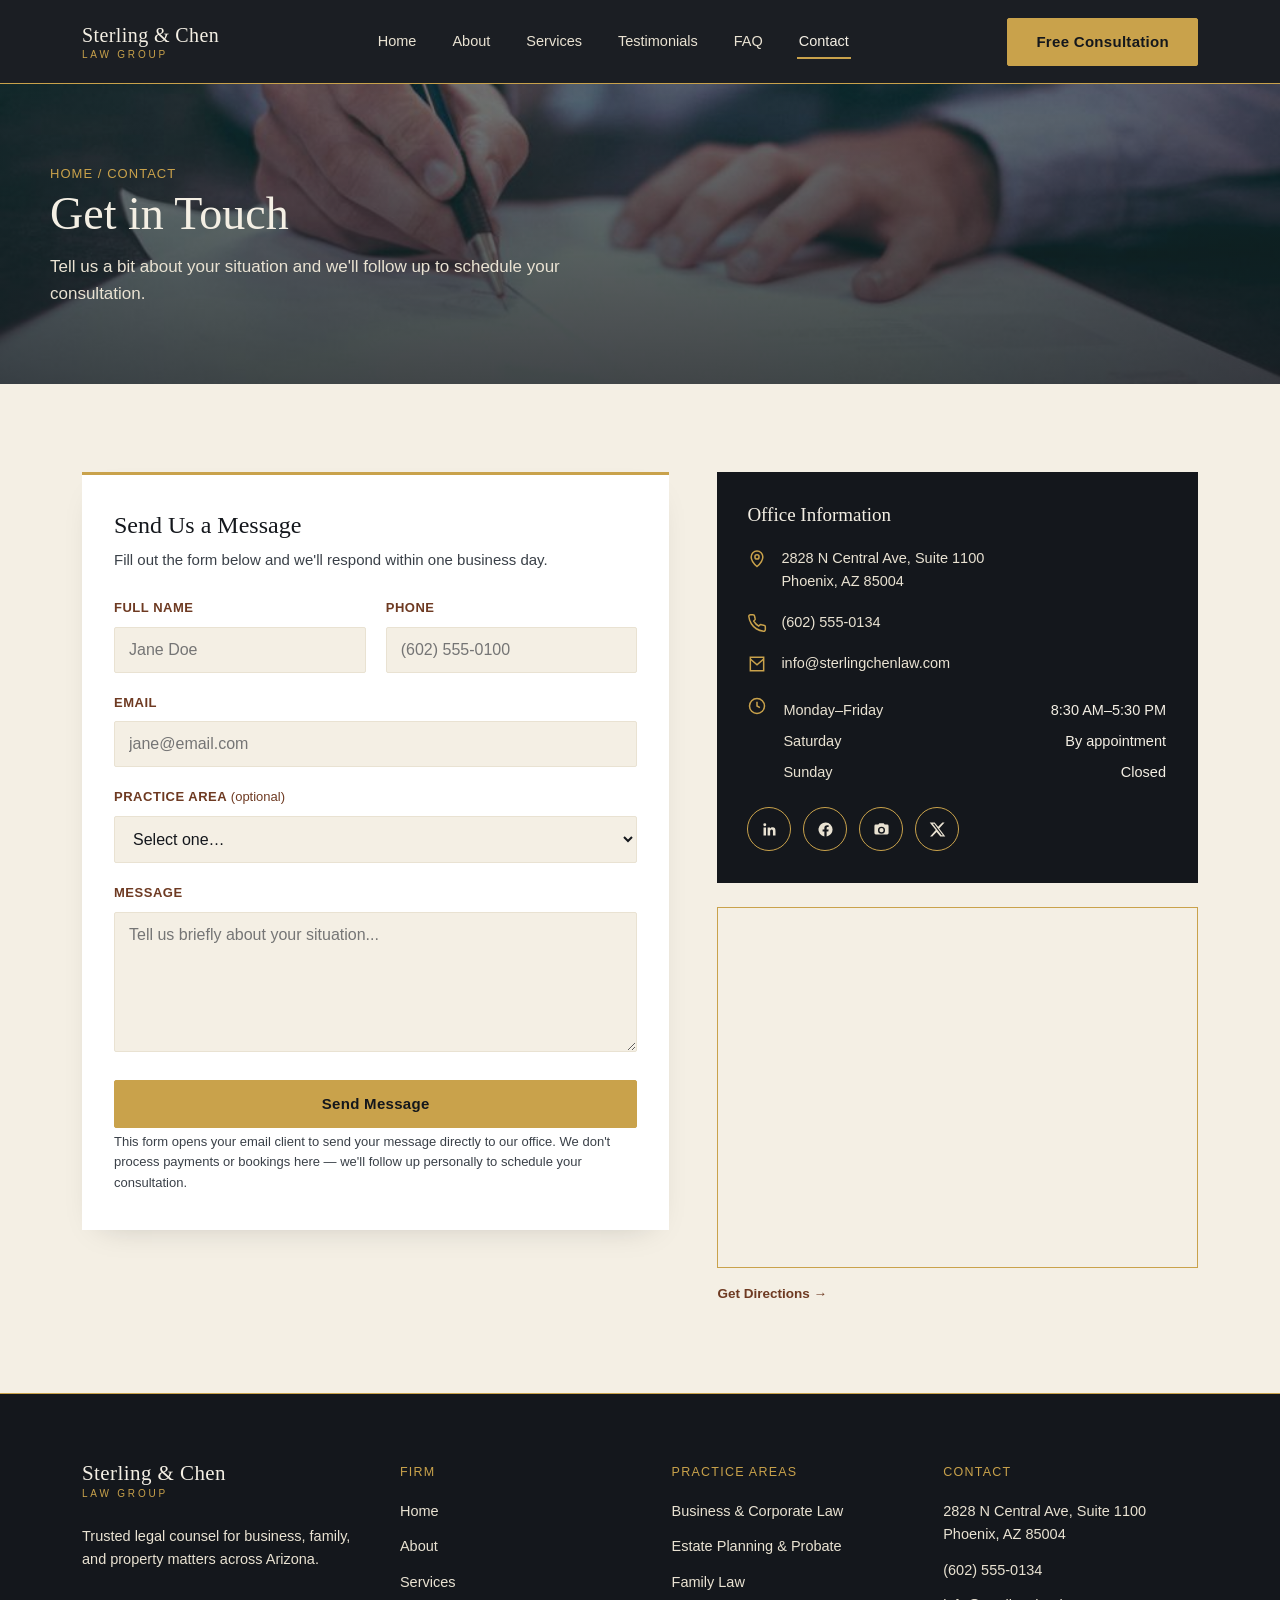
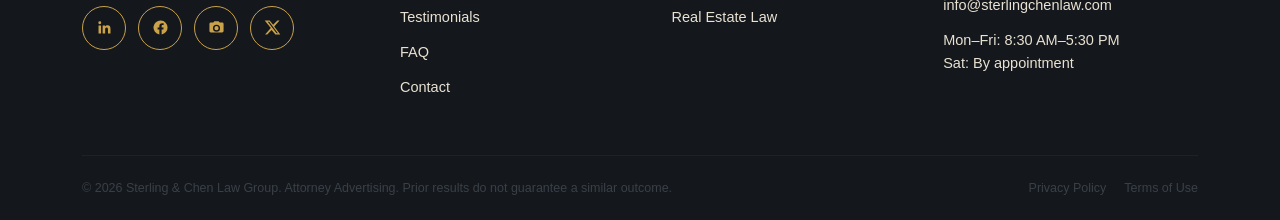
<file: contact.html>
<!DOCTYPE html>
<html lang="en">
<head>
<meta charset="UTF-8">
<meta name="viewport" content="width=device-width, initial-scale=1.0">
<title>Contact Us | Sterling & Chen Law Group</title>
<meta name="description" content="Contact Sterling & Chen Law Group in Phoenix, Arizona to schedule a consultation. Call, email, or send us a message.">
<link rel="stylesheet" href="Legal.css">
</head>
<body>
<a href="#main" class="skip-link">Skip to content</a>

<!-- ============ HEADER ============ -->
<header class="site-header" id="siteHeader">
  <div class="container header-inner">
    <a href="index.html" class="logo-mark">
      <span class="logo-name">Sterling &amp; Chen</span>
      <span class="logo-sub">Law Group</span>
    </a>
    <nav class="main-nav" aria-label="Primary" id="primaryNav">
      <a href="index.html" class="nav-link">Home</a>
      <a href="about.html" class="nav-link">About</a>
      <a href="services.html" class="nav-link">Services</a>
      <a href="index.html#testimonials" class="nav-link">Testimonials</a>
      <a href="index.html#faq" class="nav-link">FAQ</a>
      <a href="contact.html" class="nav-link">Contact</a>
      <a href="contact.html" class="btn btn-accent nav-cta mobile-only">Free Consultation</a>
    </nav>
    <a href="contact.html" class="btn btn-accent nav-cta desktop-only">Free Consultation</a>
    <button type="button" class="nav-toggle" id="navToggle" aria-label="Toggle menu" aria-expanded="false" aria-controls="primaryNav">
      <span class="nav-toggle-bar"></span>
      <span class="nav-toggle-bar"></span>
      <span class="nav-toggle-bar"></span>
    </button>
  </div>
</header>

<main id="main">

<!-- ============ PAGE HEADER ============ -->
<section class="page-header">
  <div class="page-header-media">
    <img src="writing.jpg" alt="" class="page-header-img">
    <div class="page-header-overlay"></div>
  </div>
  <div class="container page-header-inner">
    <span class="breadcrumb"><a href="index.html">Home</a> / Contact</span>
    <h1>Get in Touch</h1>
    <p>Tell us a bit about your situation and we'll follow up to schedule your consultation.</p>
  </div>
</section>

<!-- ============ CONTACT FORM + INFO ============ -->
<section class="contact-section">
  <div class="container contact-grid">

    <div id="contact-form">
      <div class="contact-form-card">
        <h2 style="font-size:24px; margin-bottom:8px;">Send Us a Message</h2>
        <p style="margin-bottom:26px; font-size:15px;">Fill out the form below and we'll respond within one business day.</p>

        <form id="contactForm" novalidate>
          <!-- Honeypot field: real visitors never see or fill this in -->
          <div class="hp-field" aria-hidden="true">
            <label for="company">Company</label>
            <input type="text" id="company" name="company" tabindex="-1" autocomplete="off">
          </div>

          <div class="form-two-col">
            <div class="form-row">
              <label for="contactName">Full Name</label>
              <input type="text" id="contactName" name="name" placeholder="Jane Doe" required autocomplete="name">
            </div>
            <div class="form-row">
              <label for="contactPhone">Phone</label>
              <input type="tel" id="contactPhone" name="phone" placeholder="(602) 555-0100" required autocomplete="tel">
            </div>
          </div>

          <div class="form-row">
            <label for="contactEmail">Email</label>
            <input type="email" id="contactEmail" name="email" placeholder="jane@email.com" required autocomplete="email">
          </div>

          <div class="form-row">
            <label for="contactService">Practice Area <span style="font-weight:400; text-transform:none; letter-spacing:0;">(optional)</span></label>
            <select id="contactService" name="service">
              <option value="">Select one&hellip;</option>
              <option value="Business & Corporate Law">Business &amp; Corporate Law</option>
              <option value="Estate Planning & Probate">Estate Planning &amp; Probate</option>
              <option value="Family Law">Family Law</option>
              <option value="Real Estate Law">Real Estate Law</option>
              <option value="Not sure / other">Not sure / other</option>
            </select>
          </div>

          <div class="form-row">
            <label for="contactMessage">Message</label>
            <textarea id="contactMessage" name="message" placeholder="Tell us briefly about your situation..." required></textarea>
          </div>

          <button type="submit" class="btn btn-accent btn-block">Send Message</button>
          <p class="form-note">This form opens your email client to send your message directly to our office. We don't process payments or bookings here — we'll follow up personally to schedule your consultation.</p>
          <div id="formStatus" class="form-status" role="status" aria-live="polite"></div>
        </form>
      </div>
    </div>

    <div>
      <div class="info-card">
        <h3>Office Information</h3>

        <div class="info-row">
          <svg class="info-icon" viewBox="0 0 24 24" fill="none" stroke="currentColor" stroke-width="1.8" aria-hidden="true"><path d="M12 21s-7-6.1-7-11.5A7 7 0 0 1 19 9.5C19 14.9 12 21 12 21z"/><circle cx="12" cy="9.5" r="2.5"/></svg>
          <address>
            <a href="https://www.google.com/maps/search/?api=1&query=2828+N+Central+Ave+Suite+1100+Phoenix+AZ+85004" target="_blank" rel="noopener noreferrer">
              2828 N Central Ave, Suite 1100<br>Phoenix, AZ 85004
            </a>
          </address>
        </div>

        <div class="info-row">
          <svg class="info-icon" viewBox="0 0 24 24" fill="none" stroke="currentColor" stroke-width="1.8" aria-hidden="true"><path d="M22 16.9v3a2 2 0 0 1-2.2 2 19.8 19.8 0 0 1-8.6-3 19.5 19.5 0 0 1-6-6 19.8 19.8 0 0 1-3-8.7A2 2 0 0 1 4.1 2h3a2 2 0 0 1 2 1.7c.1.9.3 1.8.6 2.7a2 2 0 0 1-.4 2.1L8.1 9.7a16 16 0 0 0 6 6l1.2-1.2a2 2 0 0 1 2.1-.4c.9.3 1.8.5 2.7.6a2 2 0 0 1 1.9 2.2z"/></svg>
          <a href="tel:+16025550134">(602) 555-0134</a>
        </div>

        <div class="info-row">
          <svg class="info-icon" viewBox="0 0 24 24" fill="none" stroke="currentColor" stroke-width="1.8" aria-hidden="true"><path d="M4 4h16v16H4z"/><path d="M4 6l8 7 8-7"/></svg>
          <a href="mailto:info@sterlingchenlaw.com">info@sterlingchenlaw.com</a>
        </div>

        <div class="info-row">
          <svg class="info-icon" viewBox="0 0 24 24" fill="none" stroke="currentColor" stroke-width="1.8" aria-hidden="true"><circle cx="12" cy="12" r="9"/><path d="M12 7v5l3.5 2"/></svg>
          <table class="hours-table">
            <tr><td>Monday&ndash;Friday</td><td>8:30 AM&ndash;5:30 PM</td></tr>
            <tr><td>Saturday</td><td>By appointment</td></tr>
            <tr><td>Sunday</td><td>Closed</td></tr>
          </table>
        </div>

        <div class="info-row" style="margin-top:6px;">
          <div class="social-row">
            <a href="https://www.linkedin.com/" target="_blank" rel="noopener noreferrer" class="social-icon" aria-label="Sterling & Chen Law Group on LinkedIn (opens in a new tab)">
              <svg viewBox="0 0 24 24" aria-hidden="true"><path d="M20.45 20.45h-3.56v-5.57c0-1.33-.02-3.04-1.85-3.04-1.85 0-2.14 1.45-2.14 2.94v5.67H9.34V9h3.42v1.56h.05c.48-.9 1.64-1.85 3.38-1.85 3.6 0 4.27 2.37 4.27 5.46v6.28zM5.34 7.43a2.07 2.07 0 1 1 0-4.14 2.07 2.07 0 0 1 0 4.14zM7.12 20.45H3.56V9h3.56v11.45z"/></svg>
            </a>
            <a href="https://www.facebook.com/" target="_blank" rel="noopener noreferrer" class="social-icon" aria-label="Sterling & Chen Law Group on Facebook (opens in a new tab)">
              <svg viewBox="0 0 24 24" aria-hidden="true"><path d="M22 12a10 10 0 1 0-11.6 9.9v-7H7.9V12h2.5V9.8c0-2.5 1.5-3.9 3.8-3.9 1.1 0 2.2.2 2.2.2v2.4h-1.2c-1.2 0-1.6.8-1.6 1.6V12h2.8l-.4 2.9h-2.4v7A10 10 0 0 0 22 12z"/></svg>
            </a>
            <a href="https://www.instagram.com/" target="_blank" rel="noopener noreferrer" class="social-icon" aria-label="Sterling & Chen Law Group on Instagram (opens in a new tab)">
              <svg viewBox="0 0 24 24" aria-hidden="true"><path fill-rule="evenodd" clip-rule="evenodd" d="M9 3l-1.5 2H4a2 2 0 0 0-2 2v10a2 2 0 0 0 2 2h16a2 2 0 0 0 2-2V7a2 2 0 0 0-2-2h-3.5L15 3H9zm3 5a5 5 0 1 1 0 10 5 5 0 0 1 0-10zm0 2a3 3 0 1 0 0 6 3 3 0 0 0 0-6z"/></svg>
            </a>
            <a href="https://twitter.com/" target="_blank" rel="noopener noreferrer" class="social-icon" aria-label="Sterling & Chen Law Group on X (opens in a new tab)">
              <svg viewBox="0 0 24 24" aria-hidden="true"><path d="M18.9 2H22l-7.6 8.7L23 22h-6.9l-5.4-6.6L4.6 22H1.5l8.1-9.3L1 2h7l4.9 6L18.9 2zm-1.2 18h1.9L7.4 4H5.3l12.4 16z"/></svg>
            </a>
          </div>
        </div>
      </div>

      <div class="map-frame-wrap">
        <iframe
          src="https://maps.google.com/maps?q=2828%20N%20Central%20Ave%2C%20Phoenix%2C%20AZ%2085004&t=&z=14&ie=UTF8&iwloc=&output=embed"
          title="Map showing the Sterling & Chen Law Group office location"
          loading="lazy"
          referrerpolicy="no-referrer-when-downgrade">
        </iframe>
      </div>
      <a href="https://www.google.com/maps/search/?api=1&query=2828+N+Central+Ave+Suite+1100+Phoenix+AZ+85004" target="_blank" rel="noopener noreferrer" class="map-link">Get Directions →</a>
    </div>

  </div>
</section>

</main>

<!-- ============ FOOTER ============ -->
<footer class="site-footer">
  <div class="container">
    <div class="footer-top">
      <div class="footer-col footer-brand">
        <a href="index.html" class="logo-mark">
          <span class="logo-name">Sterling &amp; Chen</span>
          <span class="logo-sub">Law Group</span>
        </a>
        <p class="footer-tagline">Trusted legal counsel for business, family, and property matters across Arizona.</p>
        <div class="social-row">
          <a href="https://www.linkedin.com/" target="_blank" rel="noopener noreferrer" class="social-icon" aria-label="Sterling & Chen Law Group on LinkedIn (opens in a new tab)">
            <svg viewBox="0 0 24 24" aria-hidden="true"><path d="M20.45 20.45h-3.56v-5.57c0-1.33-.02-3.04-1.85-3.04-1.85 0-2.14 1.45-2.14 2.94v5.67H9.34V9h3.42v1.56h.05c.48-.9 1.64-1.85 3.38-1.85 3.6 0 4.27 2.37 4.27 5.46v6.28zM5.34 7.43a2.07 2.07 0 1 1 0-4.14 2.07 2.07 0 0 1 0 4.14zM7.12 20.45H3.56V9h3.56v11.45z"/></svg>
          </a>
          <a href="https://www.facebook.com/" target="_blank" rel="noopener noreferrer" class="social-icon" aria-label="Sterling & Chen Law Group on Facebook (opens in a new tab)">
            <svg viewBox="0 0 24 24" aria-hidden="true"><path d="M22 12a10 10 0 1 0-11.6 9.9v-7H7.9V12h2.5V9.8c0-2.5 1.5-3.9 3.8-3.9 1.1 0 2.2.2 2.2.2v2.4h-1.2c-1.2 0-1.6.8-1.6 1.6V12h2.8l-.4 2.9h-2.4v7A10 10 0 0 0 22 12z"/></svg>
          </a>
          <a href="https://www.instagram.com/" target="_blank" rel="noopener noreferrer" class="social-icon" aria-label="Sterling & Chen Law Group on Instagram (opens in a new tab)">
            <svg viewBox="0 0 24 24" aria-hidden="true"><path fill-rule="evenodd" clip-rule="evenodd" d="M9 3l-1.5 2H4a2 2 0 0 0-2 2v10a2 2 0 0 0 2 2h16a2 2 0 0 0 2-2V7a2 2 0 0 0-2-2h-3.5L15 3H9zm3 5a5 5 0 1 1 0 10 5 5 0 0 1 0-10zm0 2a3 3 0 1 0 0 6 3 3 0 0 0 0-6z"/></svg>
          </a>
          <a href="https://twitter.com/" target="_blank" rel="noopener noreferrer" class="social-icon" aria-label="Sterling & Chen Law Group on X (opens in a new tab)">
            <svg viewBox="0 0 24 24" aria-hidden="true"><path d="M18.9 2H22l-7.6 8.7L23 22h-6.9l-5.4-6.6L4.6 22H1.5l8.1-9.3L1 2h7l4.9 6L18.9 2zm-1.2 18h1.9L7.4 4H5.3l12.4 16z"/></svg>
          </a>
        </div>
      </div>
      <div class="footer-col">
        <span class="footer-heading">Firm</span>
        <a href="index.html" class="footer-link">Home</a>
        <a href="about.html" class="footer-link">About</a>
        <a href="services.html" class="footer-link">Services</a>
        <a href="index.html#testimonials" class="footer-link">Testimonials</a>
        <a href="index.html#faq" class="footer-link">FAQ</a>
        <a href="contact.html" class="footer-link">Contact</a>
      </div>
      <div class="footer-col">
        <span class="footer-heading">Practice Areas</span>
        <a href="services.html#business-law" class="footer-link">Business &amp; Corporate Law</a>
        <a href="services.html#estate-planning" class="footer-link">Estate Planning &amp; Probate</a>
        <a href="services.html#family-law" class="footer-link">Family Law</a>
        <a href="services.html#real-estate" class="footer-link">Real Estate Law</a>
      </div>
      <div class="footer-col">
        <span class="footer-heading">Contact</span>
        <p class="footer-contact-item">
          <a href="https://www.google.com/maps/search/?api=1&query=2828+N+Central+Ave+Suite+1100+Phoenix+AZ+85004" target="_blank" rel="noopener noreferrer">2828 N Central Ave, Suite 1100<br>Phoenix, AZ 85004</a>
        </p>
        <p class="footer-contact-item"><a href="tel:+16025550134">(602) 555-0134</a></p>
        <p class="footer-contact-item"><a href="mailto:info@sterlingchenlaw.com">info@sterlingchenlaw.com</a></p>
        <p class="footer-contact-item">Mon&ndash;Fri: 8:30 AM&ndash;5:30 PM<br>Sat: By appointment</p>
      </div>
    </div>
    <div class="footer-bottom">
      <span class="footer-fine">&copy; 2026 Sterling &amp; Chen Law Group. Attorney Advertising. Prior results do not guarantee a similar outcome.</span>
      <div class="footer-fine-links">
        <a href="#">Privacy Policy</a>
        <a href="#">Terms of Use</a>
      </div>
    </div>
  </div>
</footer>

<script src="Legal.js"></script>
</body>
</html>
</file>
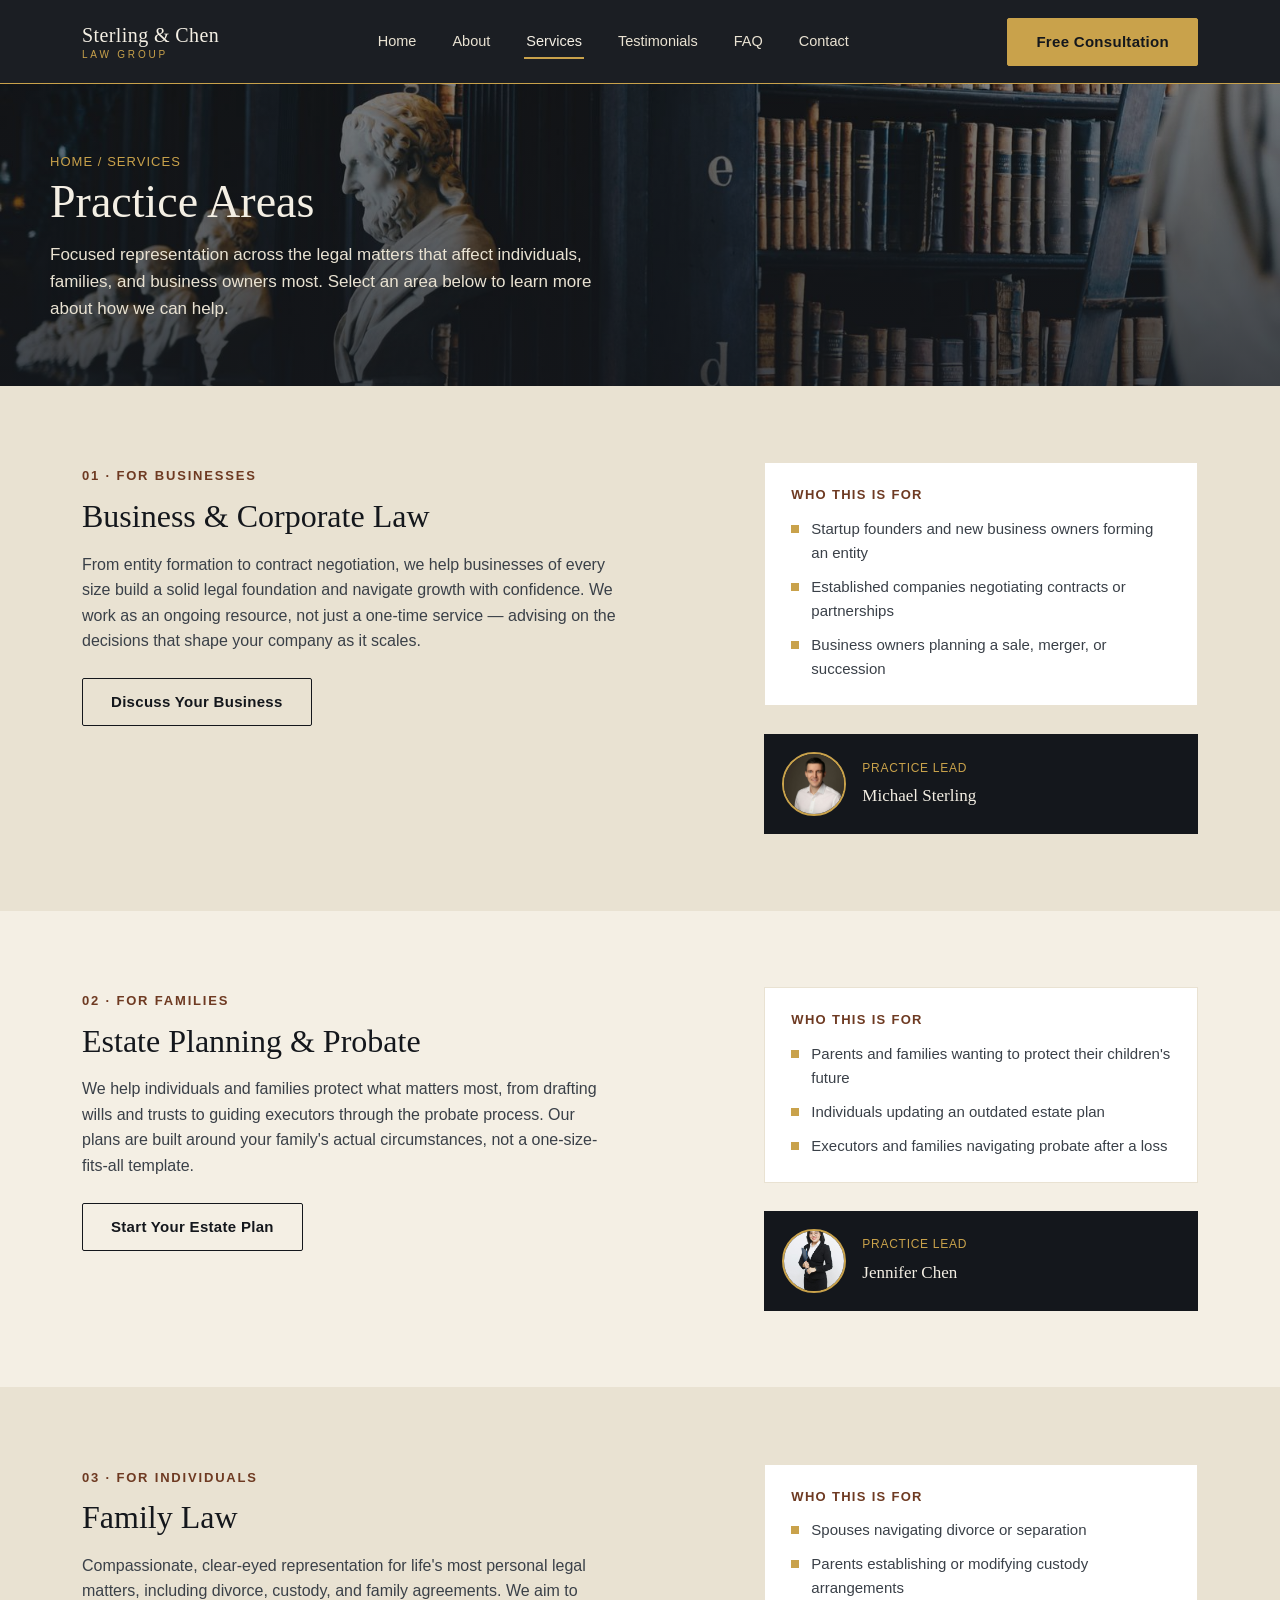
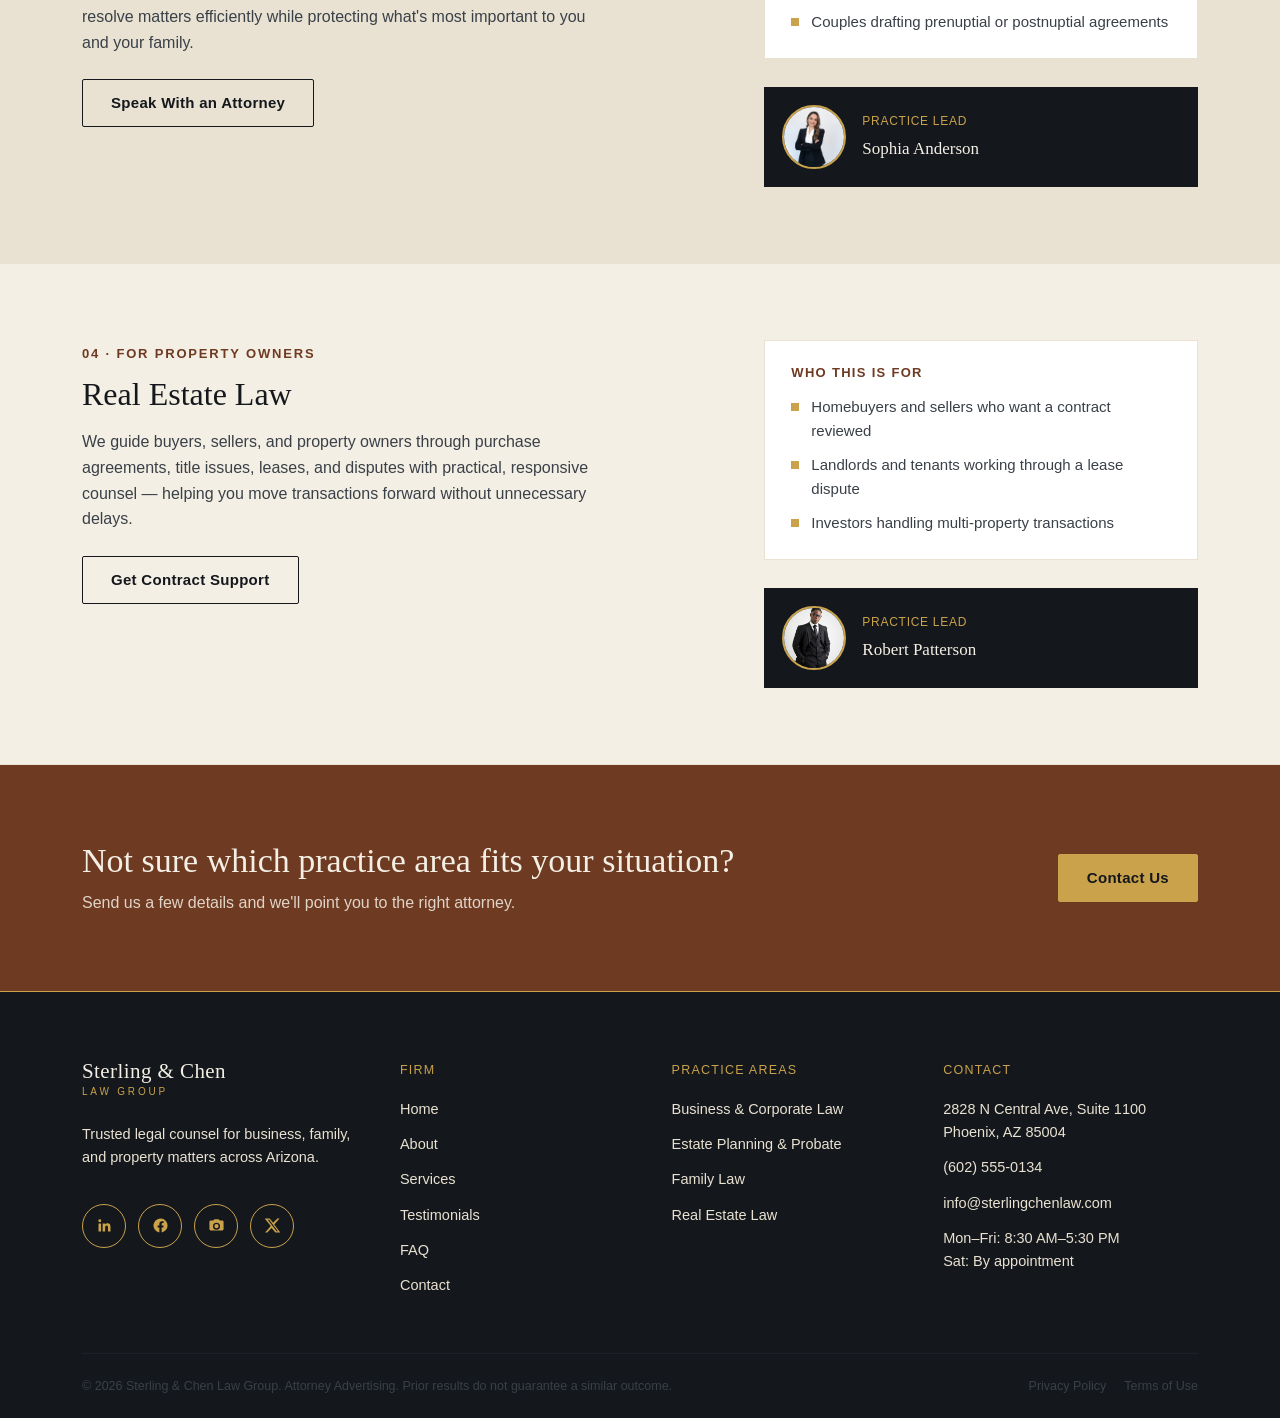
<file: services.html>
<!DOCTYPE html>
<html lang="en">
<head>
<meta charset="UTF-8">
<meta name="viewport" content="width=device-width, initial-scale=1.0">
<title>Services | Sterling & Chen Law Group</title>
<meta name="description" content="Explore Sterling & Chen Law Group's practice areas: business and corporate law, estate planning and probate, family law, and real estate law.">
<link rel="stylesheet" href="Legal.css">
</head>
<body>
<a href="#main" class="skip-link">Skip to content</a>

<!-- ============ HEADER ============ -->
<header class="site-header" id="siteHeader">
  <div class="container header-inner">
    <a href="index.html" class="logo-mark">
      <span class="logo-name">Sterling &amp; Chen</span>
      <span class="logo-sub">Law Group</span>
    </a>
    <nav class="main-nav" aria-label="Primary" id="primaryNav">
      <a href="index.html" class="nav-link">Home</a>
      <a href="about.html" class="nav-link">About</a>
      <a href="services.html" class="nav-link">Services</a>
      <a href="index.html#testimonials" class="nav-link">Testimonials</a>
      <a href="index.html#faq" class="nav-link">FAQ</a>
      <a href="contact.html" class="nav-link">Contact</a>
      <a href="contact.html" class="btn btn-accent nav-cta mobile-only">Free Consultation</a>
    </nav>
    <a href="contact.html" class="btn btn-accent nav-cta desktop-only">Free Consultation</a>
    <button type="button" class="nav-toggle" id="navToggle" aria-label="Toggle menu" aria-expanded="false" aria-controls="primaryNav">
      <span class="nav-toggle-bar"></span>
      <span class="nav-toggle-bar"></span>
      <span class="nav-toggle-bar"></span>
    </button>
  </div>
</header>

<main id="main">

<!-- ============ PAGE HEADER ============ -->
<section class="page-header">
  <div class="page-header-media">
    <img src="statue_row.jpg" alt="" class="page-header-img">
    <div class="page-header-overlay"></div>
  </div>
  <div class="container page-header-inner">
    <span class="breadcrumb"><a href="index.html">Home</a> / Services</span>
    <h1>Practice Areas</h1>
    <p>Focused representation across the legal matters that affect individuals, families, and business owners most. Select an area below to learn more about how we can help.</p>
  </div>
</section>

<!-- ============ SERVICE: BUSINESS LAW ============ -->
<section class="service-detail" id="business-law">
  <div class="container service-detail-grid">
    <div>
      <span class="eyebrow">01 &middot; For Businesses</span>
      <h2>Business &amp; Corporate Law</h2>
      <p>From entity formation to contract negotiation, we help businesses of every size build a solid legal foundation and navigate growth with confidence. We work as an ongoing resource, not just a one-time service — advising on the decisions that shape your company as it scales.</p>
      <a href="contact.html" class="btn btn-outline-dark">Discuss Your Business</a>
    </div>
    <div>
      <div class="who-its-for">
        <h4>Who This Is For</h4>
        <ul>
          <li>Startup founders and new business owners forming an entity</li>
          <li>Established companies negotiating contracts or partnerships</li>
          <li>Business owners planning a sale, merger, or succession</li>
        </ul>
      </div>
      <div class="service-attorney">
        <img src="1_Michael_Sterling.jpg" alt="Michael Sterling">
        <div>
          <p class="label">Practice Lead</p>
          <p class="name"><a href="about.html#michael-sterling" style="color:inherit">Michael Sterling</a></p>
        </div>
      </div>
    </div>
  </div>
</section>

<!-- ============ SERVICE: ESTATE PLANNING ============ -->
<section class="service-detail" id="estate-planning">
  <div class="container service-detail-grid">
    <div>
      <span class="eyebrow">02 &middot; For Families</span>
      <h2>Estate Planning &amp; Probate</h2>
      <p>We help individuals and families protect what matters most, from drafting wills and trusts to guiding executors through the probate process. Our plans are built around your family's actual circumstances, not a one-size-fits-all template.</p>
      <a href="contact.html" class="btn btn-outline-dark">Start Your Estate Plan</a>
    </div>
    <div>
      <div class="who-its-for">
        <h4>Who This Is For</h4>
        <ul>
          <li>Parents and families wanting to protect their children's future</li>
          <li>Individuals updating an outdated estate plan</li>
          <li>Executors and families navigating probate after a loss</li>
        </ul>
      </div>
      <div class="service-attorney">
        <img src="1_Jennifer_Chen.jpg" alt="Jennifer Chen">
        <div>
          <p class="label">Practice Lead</p>
          <p class="name"><a href="about.html#jennifer-chen" style="color:inherit">Jennifer Chen</a></p>
        </div>
      </div>
    </div>
  </div>
</section>

<!-- ============ SERVICE: FAMILY LAW ============ -->
<section class="service-detail" id="family-law">
  <div class="container service-detail-grid">
    <div>
      <span class="eyebrow">03 &middot; For Individuals</span>
      <h2>Family Law</h2>
      <p>Compassionate, clear-eyed representation for life's most personal legal matters, including divorce, custody, and family agreements. We aim to resolve matters efficiently while protecting what's most important to you and your family.</p>
      <a href="contact.html" class="btn btn-outline-dark">Speak With an Attorney</a>
    </div>
    <div>
      <div class="who-its-for">
        <h4>Who This Is For</h4>
        <ul>
          <li>Spouses navigating divorce or separation</li>
          <li>Parents establishing or modifying custody arrangements</li>
          <li>Couples drafting prenuptial or postnuptial agreements</li>
        </ul>
      </div>
      <div class="service-attorney">
        <img src="1_Sophia_Anderson.jpg" alt="Sophia Anderson">
        <div>
          <p class="label">Practice Lead</p>
          <p class="name"><a href="about.html#sophia-anderson" style="color:inherit">Sophia Anderson</a></p>
        </div>
      </div>
    </div>
  </div>
</section>

<!-- ============ SERVICE: REAL ESTATE ============ -->
<section class="service-detail" id="real-estate">
  <div class="container service-detail-grid">
    <div>
      <span class="eyebrow">04 &middot; For Property Owners</span>
      <h2>Real Estate Law</h2>
      <p>We guide buyers, sellers, and property owners through purchase agreements, title issues, leases, and disputes with practical, responsive counsel — helping you move transactions forward without unnecessary delays.</p>
      <a href="contact.html" class="btn btn-outline-dark">Get Contract Support</a>
    </div>
    <div>
      <div class="who-its-for">
        <h4>Who This Is For</h4>
        <ul>
          <li>Homebuyers and sellers who want a contract reviewed</li>
          <li>Landlords and tenants working through a lease dispute</li>
          <li>Investors handling multi-property transactions</li>
        </ul>
      </div>
      <div class="service-attorney">
        <img src="1_Robert_Patterson.jpg" alt="Robert Patterson">
        <div>
          <p class="label">Practice Lead</p>
          <p class="name"><a href="about.html#robert-patterson" style="color:inherit">Robert Patterson</a></p>
        </div>
      </div>
    </div>
  </div>
</section>

<!-- ============ CTA BAND ============ -->
<section class="cta-band">
  <div class="container cta-inner">
    <div class="cta-text">
      <h2>Not sure which practice area fits your situation?</h2>
      <p>Send us a few details and we'll point you to the right attorney.</p>
    </div>
    <a href="contact.html" class="btn btn-accent">Contact Us</a>
  </div>
</section>

</main>

<!-- ============ FOOTER ============ -->
<footer class="site-footer">
  <div class="container">
    <div class="footer-top">
      <div class="footer-col footer-brand">
        <a href="index.html" class="logo-mark">
          <span class="logo-name">Sterling &amp; Chen</span>
          <span class="logo-sub">Law Group</span>
        </a>
        <p class="footer-tagline">Trusted legal counsel for business, family, and property matters across Arizona.</p>
        <div class="social-row">
          <a href="https://www.linkedin.com/" target="_blank" rel="noopener noreferrer" class="social-icon" aria-label="Sterling & Chen Law Group on LinkedIn (opens in a new tab)">
            <svg viewBox="0 0 24 24" aria-hidden="true"><path d="M20.45 20.45h-3.56v-5.57c0-1.33-.02-3.04-1.85-3.04-1.85 0-2.14 1.45-2.14 2.94v5.67H9.34V9h3.42v1.56h.05c.48-.9 1.64-1.85 3.38-1.85 3.6 0 4.27 2.37 4.27 5.46v6.28zM5.34 7.43a2.07 2.07 0 1 1 0-4.14 2.07 2.07 0 0 1 0 4.14zM7.12 20.45H3.56V9h3.56v11.45z"/></svg>
          </a>
          <a href="https://www.facebook.com/" target="_blank" rel="noopener noreferrer" class="social-icon" aria-label="Sterling & Chen Law Group on Facebook (opens in a new tab)">
            <svg viewBox="0 0 24 24" aria-hidden="true"><path d="M22 12a10 10 0 1 0-11.6 9.9v-7H7.9V12h2.5V9.8c0-2.5 1.5-3.9 3.8-3.9 1.1 0 2.2.2 2.2.2v2.4h-1.2c-1.2 0-1.6.8-1.6 1.6V12h2.8l-.4 2.9h-2.4v7A10 10 0 0 0 22 12z"/></svg>
          </a>
          <a href="https://www.instagram.com/" target="_blank" rel="noopener noreferrer" class="social-icon" aria-label="Sterling & Chen Law Group on Instagram (opens in a new tab)">
            <svg viewBox="0 0 24 24" aria-hidden="true"><path fill-rule="evenodd" clip-rule="evenodd" d="M9 3l-1.5 2H4a2 2 0 0 0-2 2v10a2 2 0 0 0 2 2h16a2 2 0 0 0 2-2V7a2 2 0 0 0-2-2h-3.5L15 3H9zm3 5a5 5 0 1 1 0 10 5 5 0 0 1 0-10zm0 2a3 3 0 1 0 0 6 3 3 0 0 0 0-6z"/></svg>
          </a>
          <a href="https://twitter.com/" target="_blank" rel="noopener noreferrer" class="social-icon" aria-label="Sterling & Chen Law Group on X (opens in a new tab)">
            <svg viewBox="0 0 24 24" aria-hidden="true"><path d="M18.9 2H22l-7.6 8.7L23 22h-6.9l-5.4-6.6L4.6 22H1.5l8.1-9.3L1 2h7l4.9 6L18.9 2zm-1.2 18h1.9L7.4 4H5.3l12.4 16z"/></svg>
          </a>
        </div>
      </div>
      <div class="footer-col">
        <span class="footer-heading">Firm</span>
        <a href="index.html" class="footer-link">Home</a>
        <a href="about.html" class="footer-link">About</a>
        <a href="services.html" class="footer-link">Services</a>
        <a href="index.html#testimonials" class="footer-link">Testimonials</a>
        <a href="index.html#faq" class="footer-link">FAQ</a>
        <a href="contact.html" class="footer-link">Contact</a>
      </div>
      <div class="footer-col">
        <span class="footer-heading">Practice Areas</span>
        <a href="services.html#business-law" class="footer-link">Business &amp; Corporate Law</a>
        <a href="services.html#estate-planning" class="footer-link">Estate Planning &amp; Probate</a>
        <a href="services.html#family-law" class="footer-link">Family Law</a>
        <a href="services.html#real-estate" class="footer-link">Real Estate Law</a>
      </div>
      <div class="footer-col">
        <span class="footer-heading">Contact</span>
        <p class="footer-contact-item">
          <a href="https://www.google.com/maps/search/?api=1&query=2828+N+Central+Ave+Suite+1100+Phoenix+AZ+85004" target="_blank" rel="noopener noreferrer">2828 N Central Ave, Suite 1100<br>Phoenix, AZ 85004</a>
        </p>
        <p class="footer-contact-item"><a href="tel:+16025550134">(602) 555-0134</a></p>
        <p class="footer-contact-item"><a href="mailto:info@sterlingchenlaw.com">info@sterlingchenlaw.com</a></p>
        <p class="footer-contact-item">Mon&ndash;Fri: 8:30 AM&ndash;5:30 PM<br>Sat: By appointment</p>
      </div>
    </div>
    <div class="footer-bottom">
      <span class="footer-fine">&copy; 2026 Sterling &amp; Chen Law Group. Attorney Advertising. Prior results do not guarantee a similar outcome.</span>
      <div class="footer-fine-links">
        <a href="#">Privacy Policy</a>
        <a href="#">Terms of Use</a>
      </div>
    </div>
  </div>
</footer>

<script src="Legal.js"></script>
</body>
</html>
</file>
<file: Legal.css>
/* =====================================================================
   COLOR SYSTEM
   Palette pulled from the firm's imagery:
   - Ink        (--color-ink)        near-black charcoal, from the gavel
                                      and statue photo backgrounds
   - Parchment  (--color-parchment)  warm off-white, from the writing
                                      paper / document photo
   - Brass      (--color-brass)      the "pop" accent — polished bronze
                                      / gold tone lifted from the Lady
                                      Justice statue and the gilt shelf
                                      lettering in the library photo
   - Mahogany   (--color-mahogany)   deep reddish wood brown, from the
                                      gavel head and bookcase shelving
   - Slate      (--color-slate)      muted blue-charcoal for secondary
                                      text and card surfaces
   ===================================================================== */

:root {
  --color-ink: #14171c;
  --color-ink-soft: #1d2129;
  --color-parchment: #f4efe4;
  --color-parchment-dim: #e9e2d2;
  --color-brass: #c9a24b;
  --color-brass-bright: #e0bc6d;
  --color-mahogany: #6e3a22;
  --color-mahogany-dark: #522a18;
  --color-slate: #3a4048;
  --color-white: #ffffff;
  --color-success: #3f6b4a;

  --font-display: Georgia, 'Times New Roman', serif;
  --font-body: -apple-system, BlinkMacSystemFont, 'Segoe UI', Roboto, sans-serif;

  --container-width: 1180px;
  --header-height: 84px;
  --header-height-mobile: 68px;

  --shadow-soft: 0 12px 32px -20px rgba(20, 23, 28, 0.25);
  --shadow-card: 0 24px 48px -24px rgba(20, 23, 28, 0.35);
}

* { box-sizing: border-box; margin: 0; padding: 0; }

html {
  scroll-behavior: smooth;
}

body {
  background: var(--color-parchment);
  color: var(--color-ink);
  font-family: var(--font-body);
  line-height: 1.6;
  -webkit-font-smoothing: antialiased;
  overflow-x: hidden;
  padding-top: var(--header-height);
}

img { display: block; max-width: 100%; }

a { text-decoration: none; color: inherit; }

ul { list-style: none; }

h1, h2, h3, h4 {
  font-family: var(--font-display);
  font-weight: 400;
  line-height: 1.2;
  color: var(--color-ink);
}

p { color: var(--color-slate); }

.container {
  max-width: var(--container-width);
  margin: 0 auto;
  padding: 0 32px;
}

/* Scroll offset so fixed header never covers an anchored section */
section[id], div[id] {
  scroll-margin-top: calc(var(--header-height) + 12px);
}

.skip-link {
  position: absolute;
  left: -999px;
  top: 0;
  background: var(--color-brass);
  color: var(--color-ink);
  padding: 12px 20px;
  z-index: 999;
  font-weight: 600;
}

.skip-link:focus {
  left: 12px;
  top: 12px;
}

/* ---------- Type scale ---------- */
.eyebrow {
  display: inline-block;
  font-family: var(--font-body);
  font-size: 13px;
  font-weight: 700;
  letter-spacing: 0.14em;
  text-transform: uppercase;
  color: var(--color-mahogany);
  margin-bottom: 14px;
}

.eyebrow-light { color: var(--color-brass); }

.section-heading { max-width: 640px; margin-bottom: 48px; }
.section-heading.centered { margin-left: auto; margin-right: auto; text-align: center; }

.section-heading h2 { font-size: clamp(26px, 3.6vw, 38px); margin-bottom: 14px; }
.section-heading p { font-size: 17px; max-width: 56ch; }
.section-heading.centered p { margin: 0 auto; }

/* ---------- Buttons ---------- */
.btn {
  display: inline-flex;
  align-items: center;
  justify-content: center;
  gap: 8px;
  min-height: 48px;
  padding: 0 28px;
  border-radius: 2px;
  border: 1px solid transparent;
  font-size: 15px;
  font-weight: 600;
  letter-spacing: 0.02em;
  cursor: pointer;
  transition: transform 0.15s ease, background 0.15s ease, border-color 0.15s ease, color 0.15s ease;
}

.btn:hover { transform: translateY(-1px); }

.btn-accent {
  background: var(--color-brass);
  border-color: var(--color-brass);
  color: var(--color-ink);
}

.btn-accent:hover { background: var(--color-brass-bright); }

.btn-ghost {
  background: transparent;
  border-color: var(--color-parchment);
  color: var(--color-parchment);
}

.btn-ghost:hover { background: rgba(244, 239, 228, 0.1); }

.btn-outline-dark {
  background: transparent;
  border-color: var(--color-ink);
  color: var(--color-ink);
}

.btn-outline-dark:hover { background: var(--color-ink); color: var(--color-parchment); }

.btn-block { width: 100%; }

/* ---------- Header ---------- */
.site-header {
  position: fixed;
  top: 0; left: 0; right: 0;
  z-index: 100;
  height: var(--header-height);
  display: flex;
  align-items: center;
  background: rgba(20, 23, 28, 0.97);
  border-bottom: 1px solid var(--color-brass);
}

.header-inner {
  display: flex;
  align-items: center;
  justify-content: space-between;
  width: 100%;
  gap: 24px;
}

.logo-mark {
  display: flex;
  flex-direction: column;
  line-height: 1.1;
  flex-shrink: 0;
}

.logo-mark .logo-name {
  font-family: var(--font-display);
  font-size: 20px;
  letter-spacing: 0.02em;
  color: var(--color-parchment);
}

.logo-mark .logo-sub {
  font-size: 10px;
  letter-spacing: 0.28em;
  text-transform: uppercase;
  color: var(--color-brass);
  margin-top: 3px;
}

.main-nav {
  display: flex;
  align-items: center;
  gap: 32px;
  flex: 1;
  justify-content: center;
}

.nav-link {
  position: relative;
  font-size: 14.5px;
  font-weight: 500;
  color: var(--color-parchment-dim);
  padding: 8px 2px;
  white-space: nowrap;
}

.nav-link::after {
  content: "";
  position: absolute;
  left: 0; right: 100%;
  bottom: 2px;
  height: 2px;
  background: var(--color-brass);
  transition: right 0.2s ease;
}

.nav-link:hover::after,
.nav-link.active::after { right: 0; }

.nav-link.active { color: var(--color-parchment); }

.nav-cta { flex-shrink: 0; }

.mobile-only { display: none; }

.nav-toggle {
  display: none;
  flex-direction: column;
  justify-content: center;
  align-items: center;
  gap: 5px;
  width: 44px;
  height: 44px;
  background: transparent;
  border: 1px solid var(--color-brass);
  border-radius: 2px;
  cursor: pointer;
  padding: 0;
  flex-shrink: 0;
}

.nav-toggle-bar {
  display: block;
  width: 20px;
  height: 2px;
  background: var(--color-brass);
  transition: transform 0.25s ease, opacity 0.25s ease;
}

.site-header.nav-open .nav-toggle-bar:nth-child(1) { transform: translateY(7px) rotate(45deg); }
.site-header.nav-open .nav-toggle-bar:nth-child(2) { opacity: 0; }
.site-header.nav-open .nav-toggle-bar:nth-child(3) { transform: translateY(-7px) rotate(-45deg); }

/* ---------- Hero (home) ---------- */
.hero {
  position: relative;
  min-height: 560px;
  display: flex;
  align-items: flex-end;
  overflow: hidden;
  background: var(--color-ink);
}

.hero-media { position: absolute; inset: 0; }

.hero-img {
  width: 100%;
  height: 100%;
  object-fit: cover;
  object-position: 50% 15%;
  filter: brightness(1.15) contrast(1.05) saturate(1.05);
}

.hero-overlay {
  position: absolute;
  inset: 0;
  background: linear-gradient(180deg, rgba(20,23,28,0.2) 0%, rgba(20,23,28,0.35) 40%, rgba(20,23,28,0.7) 78%, rgba(20,23,28,0.94) 100%);
}

.hero-inner { position: relative; padding: 100px 0 72px; width: 100%; }

.hero-rule { width: 96px; height: 4px; background: var(--color-brass); margin-bottom: 24px; }

.hero-heading {
  color: var(--color-parchment);
  font-size: clamp(32px, 5.4vw, 54px);
  max-width: 15ch;
  margin-bottom: 20px;
}

.hero-sub {
  color: var(--color-parchment-dim);
  font-size: 18px;
  max-width: 56ch;
  margin-bottom: 32px;
}

.hero-actions { display: flex; flex-wrap: wrap; gap: 16px; }

/* ---------- Page header (subpages) ---------- */
.page-header {
  position: relative;
  min-height: 300px;
  display: flex;
  align-items: center;
  overflow: hidden;
  background: var(--color-ink);
}

.page-header-media { position: absolute; inset: 0; }

.page-header-img {
  width: 100%;
  height: 100%;
  object-fit: cover;
  filter: brightness(1.05) contrast(1.05);
}

.page-header-overlay {
  position: absolute;
  inset: 0;
  background: linear-gradient(180deg, rgba(20,23,28,0.55) 0%, rgba(20,23,28,0.8) 100%);
}

.page-header-inner { position: relative; padding: 64px 0; width: 100%; }

.page-header h1 { color: var(--color-parchment); font-size: clamp(30px, 4.6vw, 46px); margin-bottom: 12px; }
.page-header p { color: var(--color-parchment-dim); font-size: 17px; max-width: 60ch; }

.breadcrumb {
  font-size: 13px;
  letter-spacing: 0.08em;
  text-transform: uppercase;
  color: var(--color-brass);
  margin-bottom: 16px;
}

.breadcrumb a { color: var(--color-brass); }
.breadcrumb a:hover { text-decoration: underline; }

/* ---------- Statement / About teaser ---------- */
.statement { background: var(--color-parchment); padding: 88px 0; }

.statement-grid {
  display: grid;
  grid-template-columns: 0.85fr 1.15fr;
  gap: 56px;
  align-items: center;
}

.rounded-frame {
  width: 100%;
  aspect-ratio: 4 / 5;
  object-fit: cover;
  border: 6px solid var(--color-white);
  outline: 1px solid var(--color-brass);
  outline-offset: -1px;
  box-shadow: var(--shadow-card);
}

.statement-copy p { font-size: 16px; max-width: 56ch; margin-bottom: 14px; }
.statement-copy p:last-of-type { margin-bottom: 26px; }

/* ---------- Practice / services grid ---------- */
.practice { background: var(--color-parchment-dim); padding: 88px 0; }

.practice-grid { display: grid; grid-template-columns: repeat(4, 1fr); gap: 24px; }

.practice-card {
  background: var(--color-white);
  border-top: 3px solid var(--color-brass);
  padding: 30px 26px 32px;
  box-shadow: var(--shadow-soft);
  display: flex;
  flex-direction: column;
}

.card-index {
  display: inline-block;
  font-family: var(--font-display);
  color: var(--color-brass);
  font-size: 14px;
  letter-spacing: 0.08em;
  margin-bottom: 18px;
}

.practice-card h3 { font-size: 19px; margin-bottom: 10px; }
.practice-card p { font-size: 14.5px; margin-bottom: 18px; flex: 1; }
.practice-card .card-link { font-size: 14px; font-weight: 600; color: var(--color-mahogany); }
.practice-card .card-link:hover { text-decoration: underline; }

/* ---------- Expanded services page ---------- */
.service-detail {
  padding: 76px 0;
  border-bottom: 1px solid var(--color-parchment-dim);
}

.service-detail:nth-child(even) { background: var(--color-parchment-dim); }

.service-detail-grid {
  display: grid;
  grid-template-columns: 1.3fr 0.9fr;
  gap: 56px;
  align-items: start;
}

.service-detail .eyebrow { margin-bottom: 10px; }
.service-detail h2 { font-size: clamp(24px, 3.2vw, 32px); margin-bottom: 16px; }
.service-detail > .service-detail-grid > div > p { font-size: 16px; margin-bottom: 24px; max-width: 60ch; }

.who-its-for {
  background: var(--color-white);
  border: 1px solid var(--color-parchment-dim);
  padding: 24px 26px;
  margin-bottom: 28px;
}

.who-its-for h4 {
  font-family: var(--font-body);
  font-size: 13px;
  font-weight: 700;
  letter-spacing: 0.1em;
  text-transform: uppercase;
  color: var(--color-mahogany);
  margin-bottom: 14px;
}

.who-its-for li {
  position: relative;
  padding-left: 20px;
  font-size: 15px;
  color: var(--color-slate);
  margin-bottom: 10px;
}

.who-its-for li:last-child { margin-bottom: 0; }

.who-its-for li::before {
  content: "";
  position: absolute;
  left: 0; top: 8px;
  width: 8px; height: 8px;
  background: var(--color-brass);
}

.service-attorney {
  display: flex;
  align-items: center;
  gap: 16px;
  background: var(--color-ink);
  padding: 18px;
}

.service-attorney img {
  width: 64px; height: 64px;
  border-radius: 50%;
  object-fit: cover;
  border: 2px solid var(--color-brass);
  flex-shrink: 0;
}

.service-attorney .label {
  font-size: 12px;
  letter-spacing: 0.06em;
  text-transform: uppercase;
  color: var(--color-brass);
  margin-bottom: 4px;
}

.service-attorney .name { color: var(--color-parchment); font-family: var(--font-display); font-size: 17px; }

/* ---------- Attorneys / team ---------- */
.attorneys { background: var(--color-ink); padding: 92px 0; }

.attorney-grid { display: grid; grid-template-columns: repeat(4, 1fr); gap: 28px; }

.attorney-card { text-align: left; }

.attorney-photo {
  aspect-ratio: 3 / 4;
  overflow: hidden;
  border: 1px solid var(--color-brass);
  margin-bottom: 18px;
  background: var(--color-ink-soft);
}

.attorney-photo img { width: 100%; height: 100%; object-fit: cover; }

.attorney-card h3 { color: var(--color-parchment); font-size: 19px; margin-bottom: 4px; }

.attorney-title {
  color: var(--color-brass);
  font-size: 13px;
  letter-spacing: 0.05em;
  text-transform: uppercase;
  margin-bottom: 12px;
}

.attorney-bio { color: var(--color-parchment-dim); font-size: 14.5px; }

/* ---------- Values / why choose us ---------- */
.values { background: var(--color-parchment); padding: 88px 0; }

.values-grid { display: grid; grid-template-columns: repeat(4, 1fr); gap: 24px; }

.value-card { padding: 6px; }
.value-card .card-index { color: var(--color-mahogany); }
.value-card h3 { font-size: 18px; margin-bottom: 10px; }
.value-card p { font-size: 14.5px; }

/* ---------- Case studies / portfolio ---------- */
.case-studies { background: var(--color-parchment-dim); padding: 88px 0; }

.case-grid { display: grid; grid-template-columns: repeat(3, 1fr); gap: 28px; }

.case-card {
  background: var(--color-white);
  box-shadow: var(--shadow-soft);
  display: flex;
  flex-direction: column;
  overflow: hidden;
}

.case-media { aspect-ratio: 16 / 10; overflow: hidden; }
.case-media img { width: 100%; height: 100%; object-fit: cover; }

.case-body { padding: 24px 24px 28px; flex: 1; display: flex; flex-direction: column; }

.case-tag {
  font-size: 12px;
  font-weight: 700;
  letter-spacing: 0.08em;
  text-transform: uppercase;
  color: var(--color-brass-bright);
  background: var(--color-ink);
  display: inline-block;
  padding: 4px 10px;
  margin-bottom: 14px;
  align-self: flex-start;
}

.case-body h3 { font-size: 18px; margin-bottom: 12px; }

.case-row { margin-bottom: 10px; }
.case-row:last-child { margin-bottom: 0; }
.case-row .case-label { font-size: 12px; font-weight: 700; letter-spacing: 0.06em; text-transform: uppercase; color: var(--color-mahogany); display: block; margin-bottom: 3px; }
.case-row p { font-size: 14px; }

/* ---------- Testimonials ---------- */
.testimonials { background: var(--color-ink); padding: 92px 0; }

.testimonial-grid { display: grid; grid-template-columns: repeat(3, 1fr); gap: 28px; }

.testimonial-card {
  background: var(--color-ink-soft);
  border-top: 3px solid var(--color-brass);
  padding: 30px 28px;
  display: flex;
  flex-direction: column;
}

.testimonial-quote-mark {
  font-family: var(--font-display);
  font-size: 44px;
  color: var(--color-brass);
  line-height: 1;
  margin-bottom: 8px;
}

.testimonial-card p.quote {
  color: var(--color-parchment-dim);
  font-size: 15.5px;
  font-style: italic;
  margin-bottom: 20px;
  flex: 1;
}

.testimonial-attribution { color: var(--color-parchment); font-weight: 600; font-size: 14.5px; }
.testimonial-attribution span { display: block; color: var(--color-brass); font-weight: 400; font-size: 12.5px; text-transform: uppercase; letter-spacing: 0.06em; margin-top: 3px; }

/* ---------- FAQ ---------- */
.faq { background: var(--color-parchment); padding: 88px 0; }

.faq-list { max-width: 820px; margin: 0 auto; }

.faq-item {
  border-bottom: 1px solid var(--color-parchment-dim);
}

.faq-item summary {
  cursor: pointer;
  list-style: none;
  padding: 22px 4px;
  font-family: var(--font-display);
  font-size: 17px;
  color: var(--color-ink);
  display: flex;
  align-items: center;
  justify-content: space-between;
  gap: 20px;
}

.faq-item summary::-webkit-details-marker { display: none; }

.faq-item summary::after {
  content: "+";
  flex-shrink: 0;
  font-family: var(--font-body);
  font-size: 22px;
  font-weight: 300;
  color: var(--color-brass);
  transition: transform 0.2s ease;
}

.faq-item[open] summary::after { transform: rotate(45deg); }

.faq-item p {
  padding: 0 4px 24px;
  font-size: 15px;
  max-width: 68ch;
}

/* ---------- CTA band ---------- */
.cta-band { background: var(--color-mahogany); padding: 76px 0; }

.cta-inner { display: flex; align-items: center; justify-content: space-between; gap: 32px; flex-wrap: wrap; }

.cta-inner h2 { color: var(--color-parchment); font-size: clamp(24px, 3.4vw, 34px); flex: 1; min-width: 280px; }
.cta-inner p { color: rgba(244,239,228,0.85); margin-top: 8px; }
.cta-text { flex: 1; min-width: 280px; }

/* ---------- Contact page ---------- */
.contact-section { background: var(--color-parchment); padding: 88px 0; }

.contact-grid { display: grid; grid-template-columns: 1.1fr 0.9fr; gap: 48px; align-items: start; }

.contact-form-card {
  background: var(--color-white);
  border-top: 3px solid var(--color-brass);
  box-shadow: var(--shadow-soft);
  padding: 36px 32px;
}

.form-row { margin-bottom: 20px; }

.form-row label {
  display: block;
  font-size: 13px;
  font-weight: 700;
  letter-spacing: 0.04em;
  text-transform: uppercase;
  color: var(--color-mahogany);
  margin-bottom: 8px;
}

.form-row input,
.form-row textarea,
.form-row select {
  width: 100%;
  border: 1px solid var(--color-parchment-dim);
  background: var(--color-parchment);
  padding: 13px 14px;
  font-family: var(--font-body);
  font-size: 16px;
  color: var(--color-ink);
  border-radius: 2px;
  transition: border-color 0.15s ease, background 0.15s ease;
}

.form-row input:focus,
.form-row textarea:focus,
.form-row select:focus {
  outline: none;
  border-color: var(--color-brass);
  background: var(--color-white);
}

.form-row textarea { min-height: 140px; resize: vertical; }

.form-two-col { display: grid; grid-template-columns: 1fr 1fr; gap: 20px; }

.form-note { font-size: 13px; color: var(--color-slate); margin-top: 4px; }

.form-status {
  margin-top: 18px;
  padding: 14px 16px;
  font-size: 14.5px;
  display: none;
}

.form-status.visible { display: block; }
.form-status.success { background: rgba(63, 107, 74, 0.12); color: var(--color-success); border: 1px solid rgba(63, 107, 74, 0.3); }
.form-status.error { background: rgba(139, 44, 44, 0.1); color: #8b2c2c; border: 1px solid rgba(139, 44, 44, 0.3); }

/* Honeypot field — hidden from real visitors, catches basic bots */
.hp-field {
  position: absolute;
  left: -9999px;
  width: 1px;
  height: 1px;
  overflow: hidden;
}

/* ---------- Contact info card ---------- */
.info-card {
  background: var(--color-ink);
  color: var(--color-parchment);
  padding: 32px 30px;
  margin-bottom: 24px;
}

.info-card h3 { color: var(--color-parchment); font-size: 19px; margin-bottom: 20px; }

.info-row {
  display: flex;
  gap: 14px;
  margin-bottom: 18px;
  align-items: flex-start;
}

.info-row:last-child { margin-bottom: 0; }

.info-icon {
  flex-shrink: 0;
  width: 20px;
  height: 20px;
  color: var(--color-brass);
  margin-top: 2px;
}

.info-row a,
.info-row address { font-size: 14.5px; color: var(--color-parchment-dim); font-style: normal; line-height: 1.6; }
.info-row a:hover { color: var(--color-brass-bright); }

.hours-table { width: 100%; font-size: 14.5px; }
.hours-table td { padding: 3px 0; color: var(--color-parchment-dim); }
.hours-table td:last-child { text-align: right; color: var(--color-parchment); }

.map-frame-wrap {
  position: relative;
  width: 100%;
  aspect-ratio: 4 / 3;
  overflow: hidden;
  border: 1px solid var(--color-brass);
  margin-bottom: 12px;
}

.map-frame-wrap iframe {
  position: absolute;
  inset: 0;
  width: 100%;
  height: 100%;
  border: 0;
}

.map-link { font-size: 13.5px; font-weight: 600; color: var(--color-mahogany); }
.map-link:hover { text-decoration: underline; }

/* ---------- Social icons ---------- */
.social-row { display: flex; gap: 12px; }

.social-icon {
  width: 44px;
  height: 44px;
  border: 1px solid var(--color-brass);
  border-radius: 50%;
  display: flex;
  align-items: center;
  justify-content: center;
  color: var(--color-brass);
  transition: background 0.15s ease, color 0.15s ease;
  flex-shrink: 0;
}

.social-icon svg { width: 17px; height: 17px; fill: currentColor; }

.social-icon:hover { background: var(--color-brass); color: var(--color-ink); }

/* ---------- Footer ---------- */
.site-footer { background: var(--color-ink); border-top: 1px solid var(--color-brass); padding: 68px 0 0; }

.footer-top { display: grid; grid-template-columns: 1.2fr 1fr 1fr 1.1fr; gap: 40px; padding-bottom: 56px; }

.footer-brand .logo-name { font-size: 21px; }
.footer-tagline { color: var(--color-parchment-dim); font-size: 14.5px; margin: 14px 0 22px; max-width: 34ch; }

.footer-col { display: flex; flex-direction: column; gap: 12px; }

.footer-heading {
  display: block;
  color: var(--color-brass);
  font-size: 12.5px;
  letter-spacing: 0.1em;
  text-transform: uppercase;
  margin-bottom: 6px;
}

.footer-link { color: var(--color-parchment-dim); font-size: 14.5px; }
.footer-link:hover { color: var(--color-brass-bright); }

.footer-contact-item { color: var(--color-parchment-dim); font-size: 14.5px; line-height: 1.6; }
.footer-contact-item a:hover { color: var(--color-brass-bright); }

.footer-bottom {
  border-top: 1px solid var(--color-ink-soft);
  padding: 22px 0;
  display: flex;
  align-items: center;
  justify-content: space-between;
  flex-wrap: wrap;
  gap: 12px;
}

.footer-fine { color: var(--color-slate); font-size: 12.5px; }
.footer-fine-links { display: flex; gap: 18px; }
.footer-fine-links a { color: var(--color-slate); font-size: 12.5px; }
.footer-fine-links a:hover { color: var(--color-brass); }

/* ---------- Responsive ---------- */
@media (max-width: 1080px) {
  .footer-top { grid-template-columns: 1fr 1fr; row-gap: 40px; }
}

@media (max-width: 960px) {
  .container { padding: 0 24px; }

  .statement-grid { grid-template-columns: 1fr; gap: 36px; }
  .statement { padding: 64px 0; }

  .practice { padding: 64px 0; }
  .practice-grid { grid-template-columns: repeat(2, 1fr); gap: 20px; }

  .attorneys { padding: 64px 0; }
  .attorney-grid { grid-template-columns: repeat(2, 1fr); gap: 22px; }

  .values-grid { grid-template-columns: repeat(2, 1fr); }

  .case-grid { grid-template-columns: repeat(2, 1fr); }

  .testimonial-grid { grid-template-columns: repeat(2, 1fr); }

  .service-detail-grid { grid-template-columns: 1fr; gap: 32px; }
  .service-detail { padding: 56px 0; }

  .contact-grid { grid-template-columns: 1fr; }

  .cta-band { padding: 56px 0; }

  .hero { min-height: 480px; }
  .hero-inner { padding: 80px 0 56px; }

  .page-header { min-height: 240px; }
}

@media (max-width: 760px) {
  :root { --header-height: 68px; }

  .nav-toggle { display: flex; }
  .desktop-only { display: none; }

  .main-nav {
    position: fixed;
    top: var(--header-height);
    left: 0; right: 0;
    flex-direction: column;
    align-items: stretch;
    gap: 0;
    background: var(--color-ink);
    border-bottom: 1px solid var(--color-brass);
    max-height: 0;
    overflow: hidden;
    transition: max-height 0.3s ease;
  }

  .site-header.nav-open .main-nav { max-height: 480px; overflow-y: auto; }

  .nav-link {
    width: auto;
    min-height: 52px;
    display: flex;
    align-items: center;
    padding: 0 24px;
    border-bottom: 1px solid var(--color-ink-soft);
  }

  .nav-link::after { display: none; }

  .main-nav .mobile-only {
    display: block;
    margin: 16px 24px 20px;
    text-align: center;
  }

  .practice-grid,
  .attorney-grid,
  .values-grid,
  .case-grid,
  .testimonial-grid,
  .form-two-col {
    grid-template-columns: 1fr;
  }

  .hero { min-height: 420px; }
  .hero-inner { padding: 64px 0 48px; }
  .hero-actions { flex-direction: column; align-items: stretch; }
  .hero-actions .btn { width: 100%; }

  .cta-inner { flex-direction: column; align-items: stretch; text-align: center; }
  .cta-inner .btn { width: 100%; }

  .rounded-frame { aspect-ratio: 4 / 3; }

  .footer-top { grid-template-columns: 1fr; gap: 32px; padding-bottom: 40px; }
  .footer-bottom { flex-direction: column; align-items: flex-start; }

  .page-header { min-height: 200px; }
  .page-header-inner { padding: 48px 0; }

  .contact-form-card { padding: 28px 22px; }
  .info-card { padding: 26px 22px; }
}

@media (prefers-reduced-motion: reduce) {
  html { scroll-behavior: auto; }
  .main-nav, .nav-toggle-bar, .btn { transition: none; }
}
</file>
